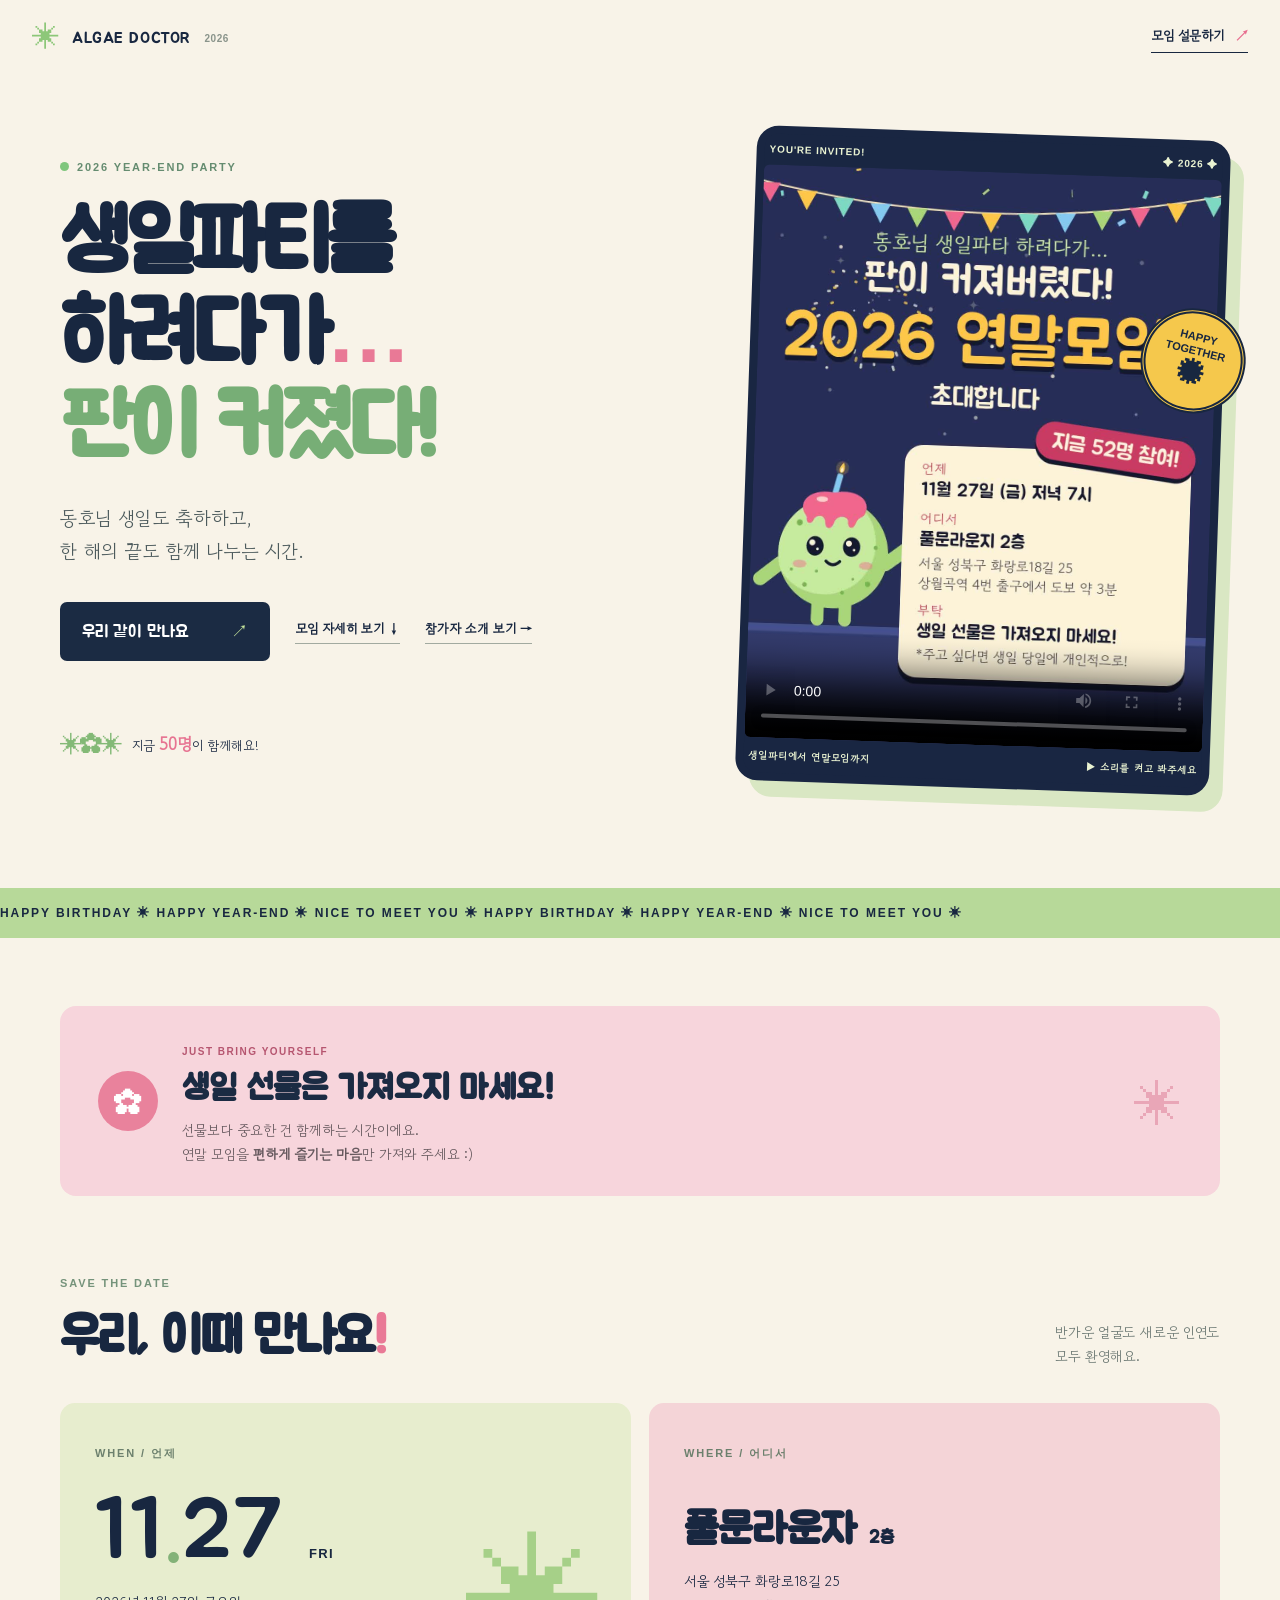
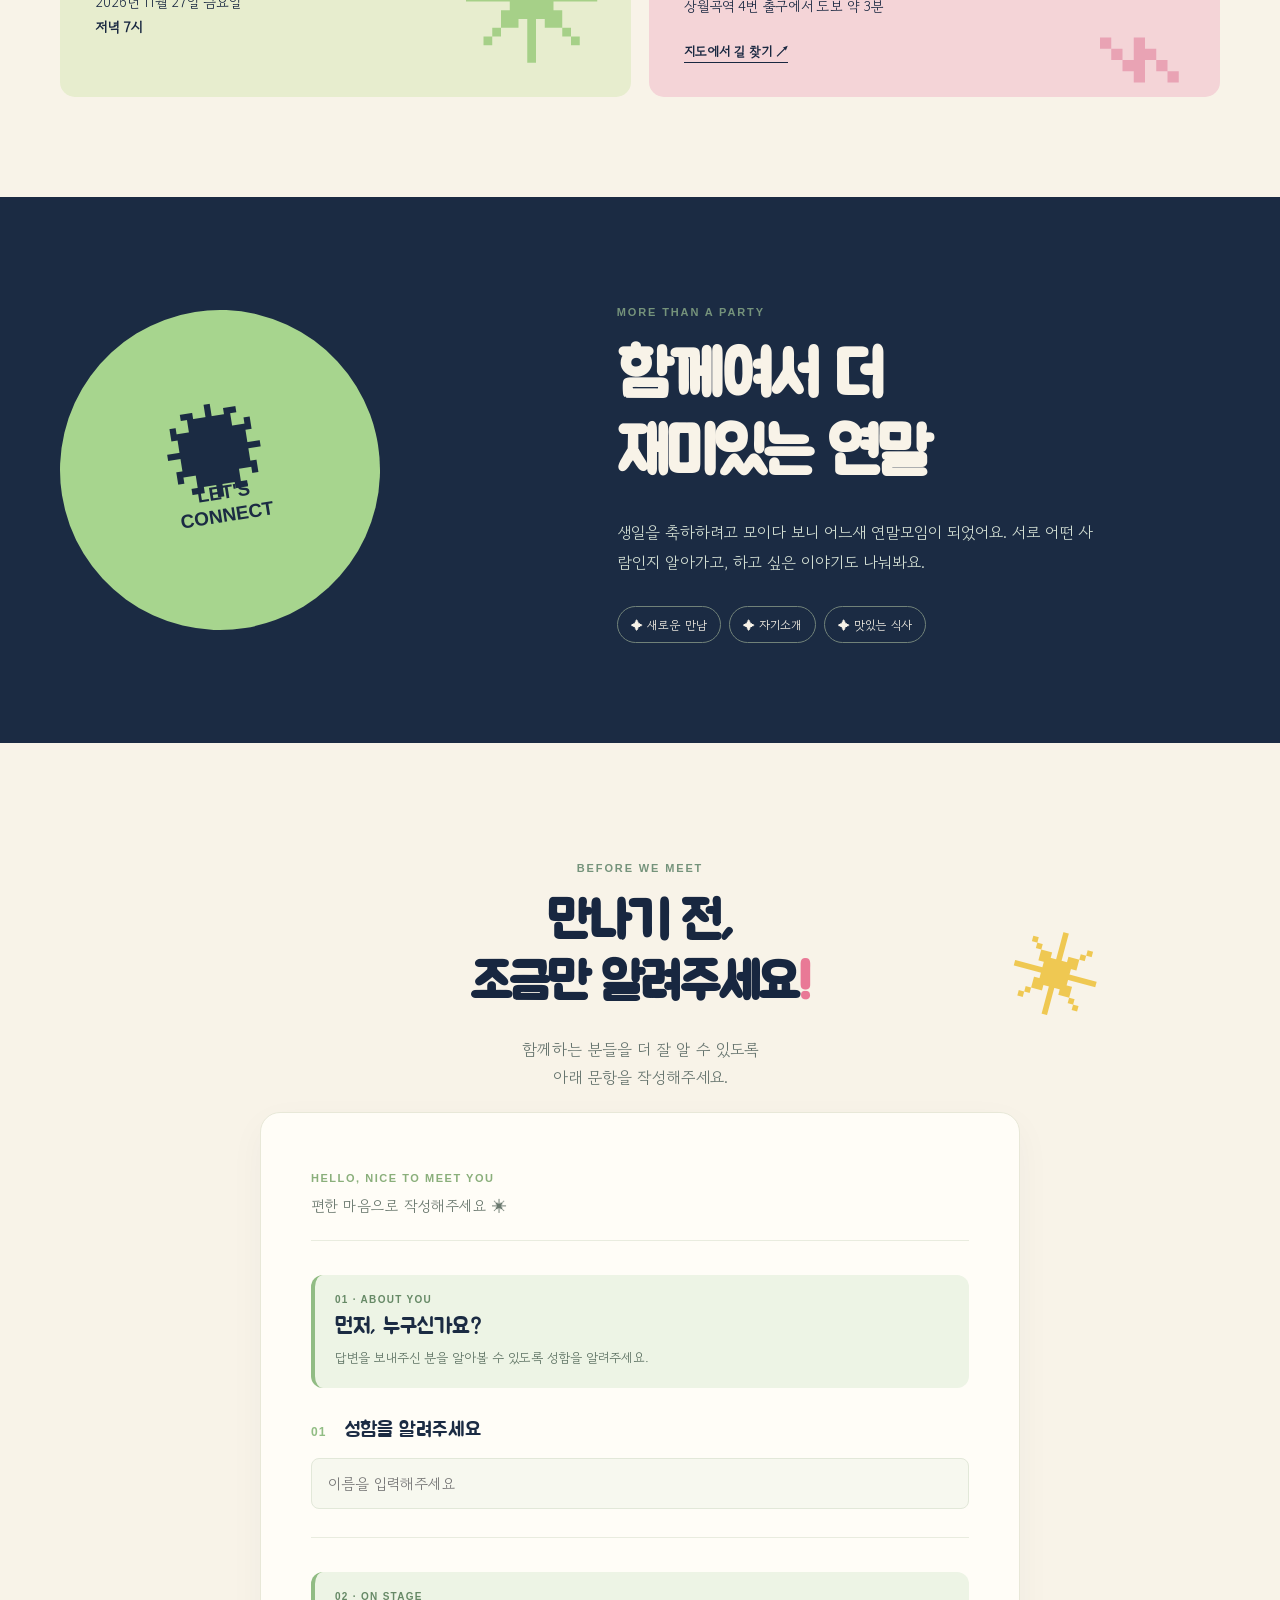
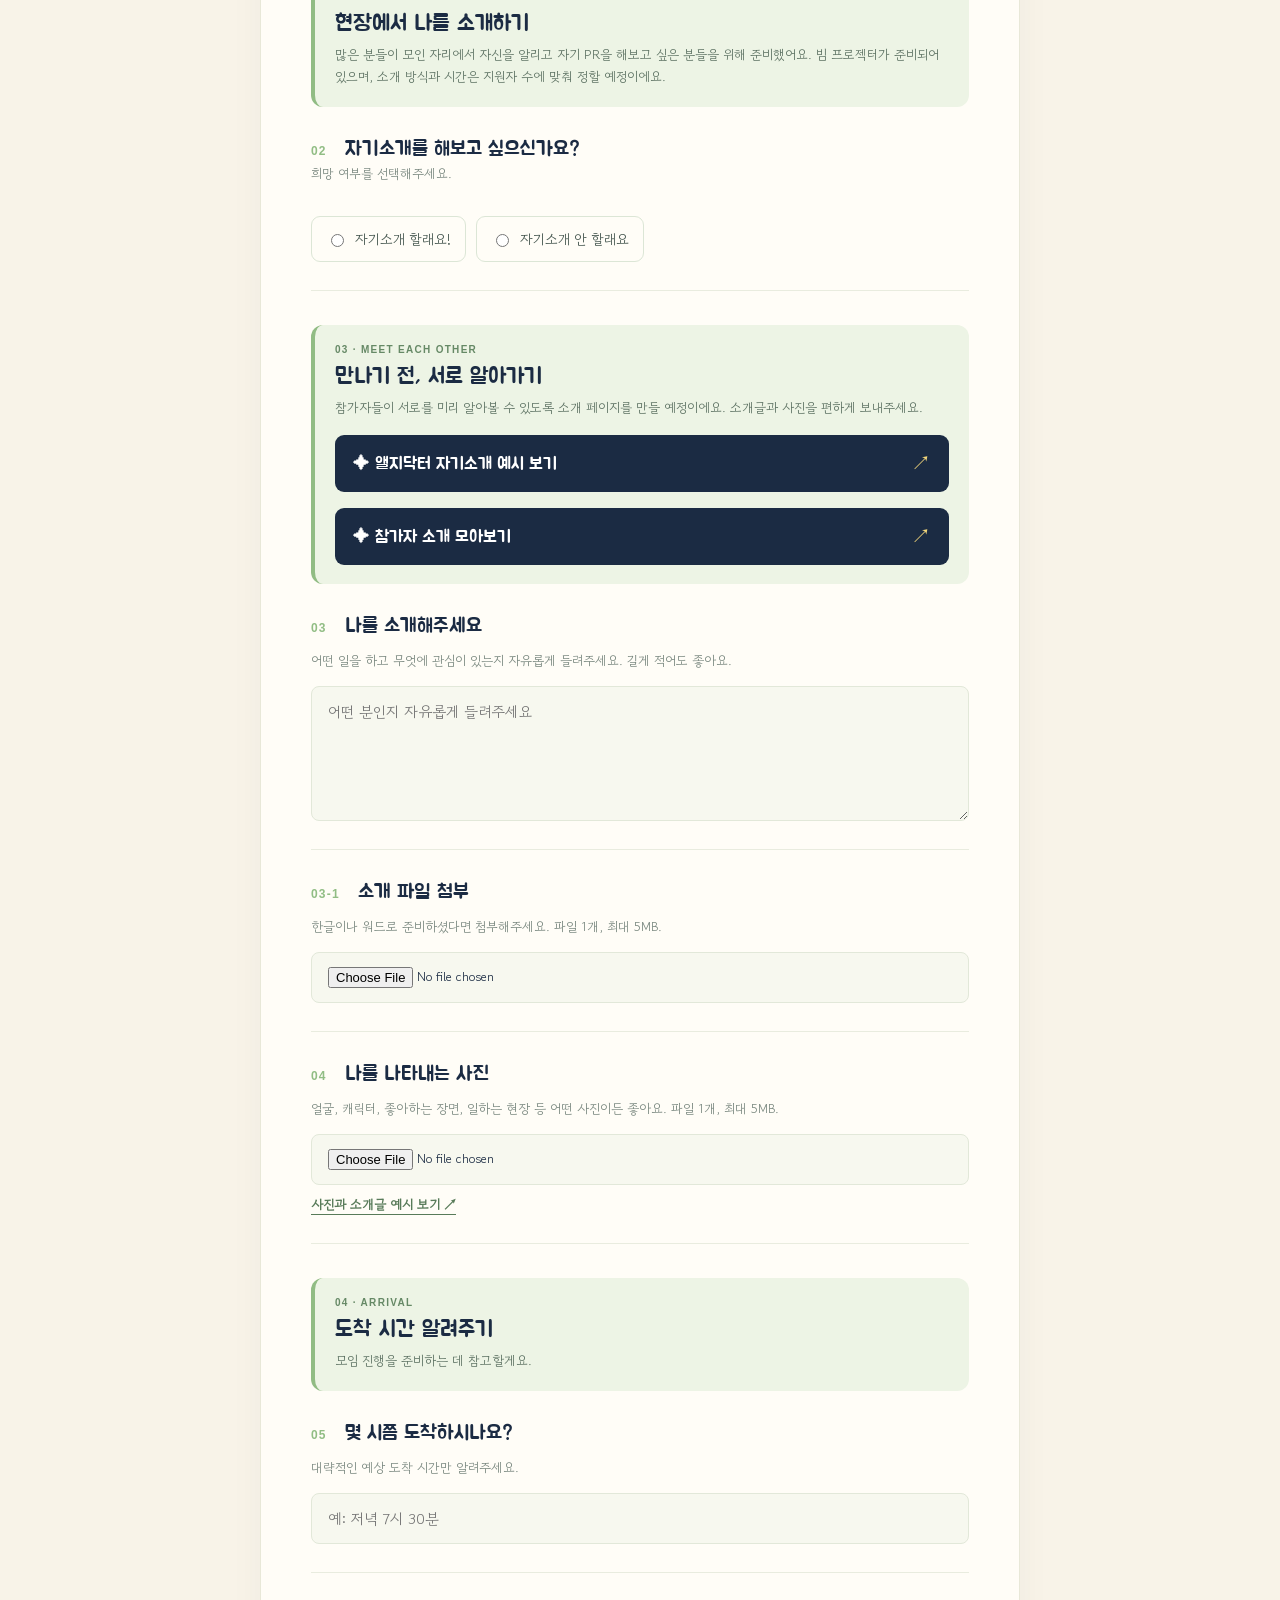
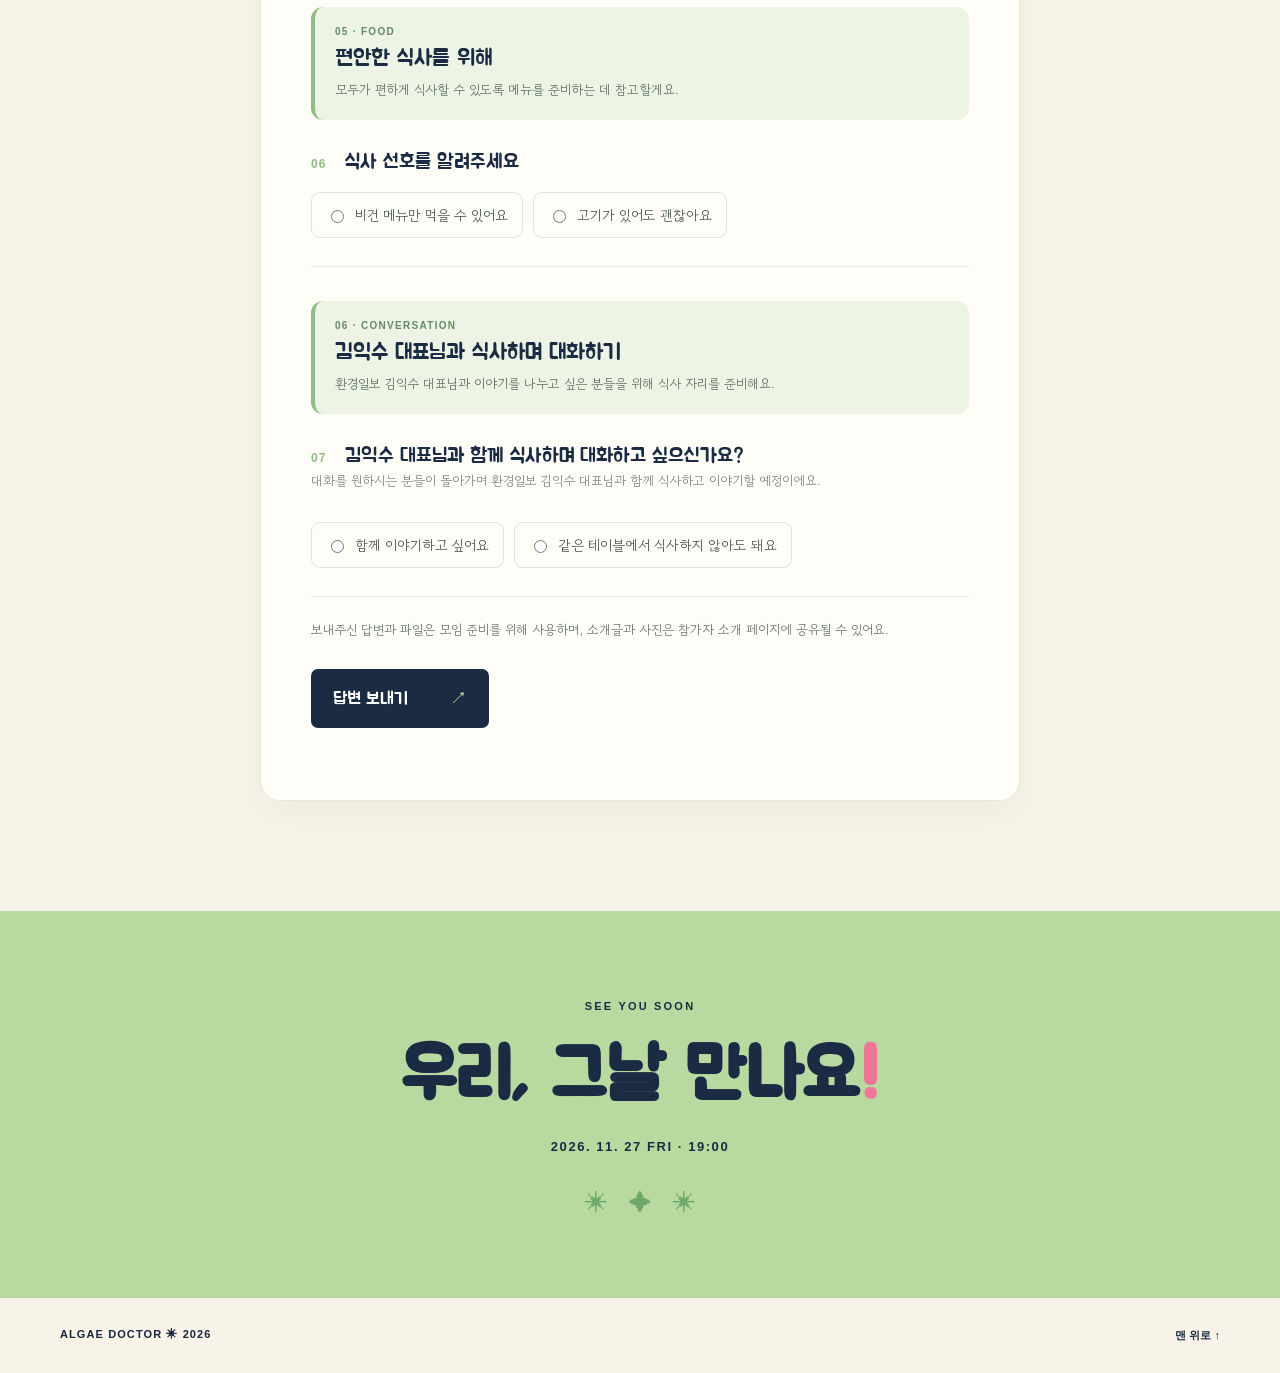
<file: index.html>
<!doctype html>
<html lang="ko">
<head>
  <script>if (location.hash === "#rsvp" && !document.referrer.startsWith(location.origin + location.pathname.replace(/[^/]*$/, ""))) { history.replaceState(null, "", location.pathname + location.search); if ("scrollRestoration" in history) history.scrollRestoration = "manual"; window.scrollTo(0, 0); }</script>
  <meta charset="utf-8">
  <meta name="viewport" content="width=device-width, initial-scale=1">
  <meta name="theme-color" content="#172540">
  <meta name="description" content="동호님 생일파티로 시작해 판이 커진 2026 연말모임에 초대합니다.">
  <title>판이 커져버린 생일파티 | 2026 연말모임</title>
  <link rel="preconnect" href="https://fonts.googleapis.com">
  <link rel="preconnect" href="https://fonts.gstatic.com" crossorigin>
  <link href="https://fonts.googleapis.com/css2?family=Gowun+Dodum&family=Jua&display=swap" rel="stylesheet">
  <link rel="stylesheet" href="style.css">
  <style>
.draft-note{max-width:760px;margin:36px auto 0;padding:18px 22px;text-align:left;line-height:1.7;background:#fff0d4;border-radius:12px;font-size:14px}.draft-note a{text-underline-offset:3px;font-weight:bold}.survey{max-width:760px;margin:20px auto 0;text-align:left;background:#fffdf7;border:1px solid #e8e8d8;border-radius:20px;padding:clamp(22px,5vw,50px);box-shadow:0 12px 36px #1827400a}.survey-intro{border-bottom:1px solid #e9ecdf;padding-bottom:24px}.survey-intro span{font:800 11px sans-serif;letter-spacing:.14em;color:#8aaf7b}.survey-intro p{font-size:15px;margin-top:8px;color:#69776d}.survey-item{display:block;border:0;border-bottom:1px solid #e9ecdf;margin:0;padding:28px 0;width:100%;min-width:0}.survey-item legend,.survey-item>label{font-family:'Jua','Malgun Gothic',sans-serif;color:#1b2b43;font-size:20px;line-height:1.4}.survey-item legend{padding:0;float:left;width:100%}.survey-item legend+*{clear:both}.survey-num{display:inline-block;margin-right:12px;color:#91bd84;font:800 12px sans-serif;letter-spacing:.1em}.survey-item p{font-size:13px;color:#78867e;line-height:1.7;margin:10px 0 14px}.survey-item input:not([type=radio]),.survey-item textarea{display:block;width:100%;padding:14px 16px;margin-top:14px;background:#f7f8ef;border:1px solid #e2e8d9;border-radius:8px;font:15px 'Gowun Dodum',sans-serif;color:#1b2b43}.survey-item input[type=file]{font-size:13px}.survey-item input:focus-visible,.survey-item textarea:focus-visible{outline:2px solid #83b976;outline-offset:2px}.choices{display:flex;flex-wrap:wrap;gap:10px;padding-top:16px;clear:both}.choices label{display:flex;align-items:center;gap:8px;border:1px solid #dce6d6;border-radius:9px;padding:12px 14px;color:#43544d;font-size:14px;cursor:pointer}.choices input{accent-color:#76af74}.submit-draft{margin-top:30px;border:0;opacity:.5;cursor:not-allowed}.survey-item textarea{resize:vertical}@media(max-width:720px){.survey{padding:25px 20px}.survey-item legend,.survey-item>label{font-size:18px}.choices{flex-direction:column}.choices label{width:100%}}
.survey-privacy,.survey-status{font-size:13px;line-height:1.7;color:#65766c;margin-top:22px}.survey-status{font-weight:bold;color:#315e43}.hp{position:absolute;left:-10000px;width:1px;height:1px;overflow:hidden}
.survey-submit{border:0;margin-top:28px;cursor:pointer}.survey-submit:disabled{opacity:.55;cursor:wait}


.gift-note{width:min(1160px,calc(100% - 64px));margin:68px auto -28px;padding:30px 38px;border-radius:16px;background:#f7d5dc;display:flex;align-items:center;gap:24px;color:#1b2b43;position:relative;overflow:hidden}
.gift-icon{flex:none;display:grid;place-items:center;width:60px;height:60px;border-radius:50%;background:#e9829c;color:white;font-size:29px}
.gift-note .gift-eyebrow{font:800 10px sans-serif;letter-spacing:.15em;color:#b65670}.gift-note h2{font-size:clamp(24px,3vw,34px);margin:8px 0}.gift-note p{font-size:14px;line-height:1.7;color:#66595e}.gift-note .gift-star{margin-left:auto;font-size:48px;color:#e9a6b7}.example-link{display:inline-flex;gap:12px;align-items:center;margin-top:16px;padding:11px 15px;border:1px solid #93b48c;border-radius:8px;font-weight:bold;font-size:13px;color:#466c50;text-decoration:none}.example-link:hover{background:#edf4e3}.photo-example-link{display:inline-block;margin-top:10px;color:#587b59;font-size:13px;font-weight:bold;text-underline-offset:4px}
@media(max-width:720px){.gift-note{width:calc(100% - 36px);margin:46px auto -28px;padding:22px;align-items:flex-start;gap:15px}.gift-icon{width:44px;height:44px;font-size:21px}.gift-note h2{font-size:23px}.gift-note p{font-size:13px}.gift-note .gift-star{display:none}}

.survey-group{margin:34px 0 0;padding:19px 20px;border-radius:12px;background:#edf4e5;border-left:4px solid #91bc84}.survey-group small{display:block;color:#668966;font:800 10px sans-serif;letter-spacing:.13em;margin-bottom:7px}.survey-group h3{font:22px 'Jua',sans-serif;color:#1b2b43;margin:0 0 7px}.survey-group p{font-size:13px;line-height:1.7;color:#5b7061;margin:0}.survey-item+.survey-group{margin-top:34px}@media(max-width:720px){.survey-group{padding:17px}.survey-group h3{font-size:20px}}
.profile-sample-button{display:flex;justify-content:space-between;align-items:center;margin-top:16px;padding:15px 18px;background:#1b2b43;color:#fff;border-radius:9px;font-family:Jua,sans-serif;font-size:17px;text-decoration:none}.profile-sample-button:hover{background:#355a46}.profile-sample-button span{color:#f5d87b;font-size:20px}
.hero-actions{flex-wrap:wrap;row-gap:14px}</style>
</head>
<body>
  <header class="topbar"><a class="logo" href="#top"><span class="logo-dot">✳</span> ALGAE DOCTOR <small>2026</small></a><a class="top-link" href="#rsvp">모임 설문하기 <span>↗</span></a></header>
  <main id="top">
    <section class="hero shell">
      <div class="hero-copy"><div class="eyebrow"><span></span> 2026 YEAR-END PARTY</div><h1>생일파티를<br>하려다가<span class="pink">…</span><br><em>판이 커졌다!</em></h1><p class="lead">동호님 생일도 축하하고,<br>한 해의 끝도 함께 나누는 시간.</p><div class="hero-actions"><a class="button primary" href="#rsvp">우리 같이 만나요 <span>↗</span></a><a class="text-link" href="#details">모임 자세히 보기 ↓</a><a class="text-link" href="intros.html">참가자 소개 보기 →</a></div><div class="invite-note"><span class="faces">✳ ✿ ✳</span><span>지금 <strong>50명</strong>이 함께해요!</span></div></div>
      <div class="visual"><div class="visual-top"><span>YOU'RE INVITED!</span><span>✦ 2026 ✦</span></div><video controls playsinline preload="metadata" poster="poster.jpg" aria-label="앨지닥터 연말모임 초대장 애니메이션"><source src="invitation.mp4" type="video/mp4">브라우저가 영상을 지원하지 않습니다.</video><div class="visual-bottom"><span>생일파티에서 연말모임까지</span><span>▶ 소리를 켜고 봐주세요</span></div><div class="stamp">HAPPY<br>TOGETHER <span>✹</span></div></div>
    </section>
    <div class="ticker" aria-hidden="true"><div>HAPPY BIRTHDAY ✳ HAPPY YEAR-END ✳ NICE TO MEET YOU ✳ HAPPY BIRTHDAY ✳ HAPPY YEAR-END ✳ NICE TO MEET YOU ✳</div></div>
    <aside class="gift-note" aria-label="선물 안내"><span class="gift-icon" aria-hidden="true">✿</span><div><span class="gift-eyebrow">JUST BRING YOURSELF</span><h2>생일 선물은 가져오지 마세요!</h2><p>선물보다 중요한 건 함께하는 시간이에요.<br>연말 모임을 <strong>편하게 즐기는 마음</strong>만 가져와 주세요 :)</p></div><span class="gift-star" aria-hidden="true">✳</span></aside>
    <section class="details shell" id="details"><div class="section-heading"><div><span class="section-kicker">SAVE THE DATE</span><h2>우리, 이때 만나요<span class="pink">!</span></h2></div><p>반가운 얼굴도 새로운 인연도<br>모두 환영해요.</p></div><div class="detail-grid"><article class="detail-card date-card"><span class="card-label">WHEN / 언제</span><div class="date-big">11<span>.</span>27 <small>FRI</small></div><p>2026년 11월 27일 금요일<br><strong>저녁 7시</strong></p><span class="card-art">✳</span></article><article class="detail-card place-card"><span class="card-label">WHERE / 어디서</span><h3>풀문라운자 <small>2층</small></h3><p>서울 성북구 화랑로18길 25<br>상월곡역 4번 출구에서 도보 약 3분</p><a href="https://map.naver.com/p/search/%EC%84%9C%EC%9A%B8%20%EC%84%B1%EB%B6%81%EA%B5%AC%20%ED%99%94%EB%9E%91%EB%A1%9C18%EA%B8%B8%2025" target="_blank" rel="noopener noreferrer">지도에서 길 찾기 ↗</a><span class="place-icon">⌁</span></article></div></section>
    <section class="story"><div class="shell story-inner"><div class="story-mark">✹<br><span>LET'S<br>CONNECT</span></div><div><span class="section-kicker">MORE THAN A PARTY</span><h2>함께여서 더<br>재미있는 연말</h2><p>생일을 축하하려고 모이다 보니 어느새 연말모임이 되었어요. 서로 어떤 사람인지 알아가고, 하고 싶은 이야기도 나눠봐요.</p><div class="story-tags"><span>✦ 새로운 만남</span><span>✦ 자기소개</span><span>✦ 맛있는 식사</span></div></div></div></section>
<section id="rsvp" class="rsvp shell"><div class="rsvp-head"><div><span class="section-kicker">BEFORE WE MEET</span><h2>만나기 전,<br>조금만 알려주세요<span class="pink">!</span></h2><p>함께하는 분들을 더 잘 알 수 있도록<br>아래 문항을 작성해주세요.</p></div><div class="rsvp-star">✳</div></div>
<form class="survey" id="survey-form" onsubmit="if(!window.surveyReady){event.preventDefault();var s=this.querySelector('.survey-status');if(s)s.textContent='이 브라우저에서는 답변을 보낼 수 없어요. 크롬이나 사파리에서 이 페이지를 다시 열어주세요. (카카오톡: 오른쪽 위 메뉴 → 다른 브라우저로 열기)';}">
  <div class="survey-intro"><span>HELLO, NICE TO MEET YOU</span><p>편한 마음으로 작성해주세요 ✳</p></div>
  <div class="survey-group"><small>01 · ABOUT YOU</small><h3>먼저, 누구신가요?</h3><p>답변을 보내주신 분을 알아볼 수 있도록 성함을 알려주세요.</p></div>
  <div class="survey-item"><label for="guest-name"><span class="survey-num">01</span> 성함을 알려주세요</label><input id="guest-name" name="name" autocomplete="name" required maxlength="100" placeholder="이름을 입력해주세요"></div>
  <div class="survey-group"><small>02 · ON STAGE</small><h3>현장에서 나를 소개하기</h3><p>많은 분들이 모인 자리에서 자신을 알리고 자기 PR을 해보고 싶은 분들을 위해 준비했어요. 빔 프로젝터가 준비되어 있으며, 소개 방식과 시간은 지원자 수에 맞춰 정할 예정이에요.</p></div>
  <fieldset class="survey-item"><legend><span class="survey-num">02</span> 자기소개를 해보고 싶으신가요?</legend><p>희망 여부를 선택해주세요.</p><div class="choices"><label><input type="radio" name="presentation" value="yes"> 자기소개 할래요!</label><label><input type="radio" name="presentation" value="no"> 자기소개 안 할래요</label></div></fieldset>
  <div class="survey-group"><small>03 · MEET EACH OTHER</small><h3>만나기 전, 서로 알아가기</h3><p>참가자들이 서로를 미리 알아볼 수 있도록 소개 페이지를 만들 예정이에요. 소개글과 사진을 편하게 보내주세요.</p><a class="profile-sample-button" href="intro-example.html">✦ 앨지닥터 자기소개 예시 보기 <span>↗</span></a><a class="profile-sample-button" href="intros.html">✦ 참가자 소개 모아보기 <span>↗</span></a></div>
  <div class="survey-item"><label for="intro"><span class="survey-num">03</span> 나를 소개해주세요</label><p>어떤 일을 하고 무엇에 관심이 있는지 자유롭게 들려주세요. 길게 적어도 좋아요.</p><textarea id="intro" name="intro" rows="5" placeholder="어떤 분인지 자유롭게 들려주세요"></textarea></div>
  <div class="survey-item"><label for="document"><span class="survey-num">03-1</span> 소개 파일 첨부</label><p>한글이나 워드로 준비하셨다면 첨부해주세요. 파일 1개, 최대 5MB.</p><input id="document" name="document" type="file" accept=".hwp,.hwpx,.doc,.docx"></div>
  <div class="survey-item"><label for="photo"><span class="survey-num">04</span> 나를 나타내는 사진</label><p>얼굴, 캐릭터, 좋아하는 장면, 일하는 현장 등 어떤 사진이든 좋아요. 파일 1개, 최대 5MB.</p><input id="photo" name="photo" type="file" accept=".jpg,.jpeg,.png,.webp,.gif,image/jpeg,image/png,image/webp,image/gif"><a class="photo-example-link" href="intro-example.html">사진과 소개글 예시 보기 ↗</a></div>
  <div class="survey-group"><small>04 · ARRIVAL</small><h3>도착 시간 알려주기</h3><p>모임 진행을 준비하는 데 참고할게요.</p></div>
  <div class="survey-item"><label for="arrival"><span class="survey-num">05</span> 몇 시쯤 도착하시나요?</label><p>대략적인 예상 도착 시간만 알려주세요.</p><input id="arrival" name="arrival" placeholder="예: 저녁 7시 30분"></div>
  <div class="survey-group"><small>05 · FOOD</small><h3>편안한 식사를 위해</h3><p>모두가 편하게 식사할 수 있도록 메뉴를 준비하는 데 참고할게요.</p></div>
  <fieldset class="survey-item"><legend><span class="survey-num">06</span> 식사 선호를 알려주세요</legend><div class="choices"><label><input type="radio" name="meal" value="vegan"> 비건 메뉴만 먹을 수 있어요</label><label><input type="radio" name="meal" value="any"> 고기가 있어도 괜찮아요</label></div></fieldset>
  <div class="survey-group"><small>06 · CONVERSATION</small><h3>김익수 대표님과 식사하며 대화하기</h3><p>환경일보 김익수 대표님과 이야기를 나누고 싶은 분들을 위해 식사 자리를 준비해요.</p></div>
  <fieldset class="survey-item"><legend><span class="survey-num">07</span> 김익수 대표님과 함께 식사하며 대화하고 싶으신가요?</legend><p>대화를 원하시는 분들이 돌아가며 환경일보 김익수 대표님과 함께 식사하고 이야기할 예정이에요.</p><div class="choices"><label><input type="radio" name="conversation" value="yes"> 함께 이야기하고 싶어요</label><label><input type="radio" name="conversation" value="no"> 같은 테이블에서 식사하지 않아도 돼요</label></div></fieldset>
  <p class="survey-privacy">보내주신 답변과 파일은 모임 준비를 위해 사용하며, 소개글과 사진은 참가자 소개 페이지에 공유될 수 있어요.</p>
  <input class="hp" type="text" name="hp_check_x" id="hp_check_x" tabindex="-1" autocomplete="off" data-lpignore="true" data-1p-ignore aria-hidden="true">
  <button class="button primary survey-submit" type="submit">답변 보내기 <span>↗</span></button><p class="survey-status" role="status" aria-live="polite"></p>
</form></section>

    <section class="last"><span>SEE YOU SOON</span><h2>우리, 그날 만나요<span>!</span></h2><p>2026. 11. 27 FRI · 19:00</p><div>✳ &nbsp; ✦ &nbsp; ✳</div></section>
  </main><footer><span>ALGAE DOCTOR ✳ 2026</span><a href="#top">맨 위로 ↑</a></footer>
<script>
/* The live endpoint is filled in only after the owner authorizes the app. */
const SURVEY_ENDPOINT = 'https://script.google.com/macros/s/AKfycbyxe6yL-OraJWx9wIoxw73s2X1NmEUCJbNVIx7l1rkoIXgfqvYIwPMCseM7DfuCNoK4/exec';
const form = document.querySelector('#survey-form');
const button = form.querySelector('[type="submit"]');
const statusText = form.querySelector('.survey-status');
const answerOptions = {
  presentation:{yes:'자기소개 할래요!',no:'자기소개 안할래요'},
  meal:{vegan:'비건 메뉴만 먹을 수 있어요.',any:'고기가 있어도 상관 없어요.'},
  conversation:{yes:'김익수 대표님과 식사하며, 이야기를 싶습니다.',no:'꼭 같은 테이블에서 함께 식사하지 않아도 됩니다.'}
};
function makeId() {
  try { if (window.crypto && typeof window.crypto.randomUUID === 'function') return window.crypto.randomUUID(); } catch (e) {}
  var h = ''; for (var i = 0; i < 32; i++) h += Math.floor(Math.random() * 16).toString(16);
  return h.slice(0,8) + '-' + h.slice(8,12) + '-4' + h.slice(13,16) + '-' + h.slice(16,20) + '-' + h.slice(20,32);
}
let requestId = makeId();
function fileData(input) {
  const file = input.files[0];
  if (!file) return Promise.resolve(null);
  if (file.size > 5 * 1024 * 1024) return Promise.reject(new Error('첨부파일은 각각 5MB 이하여야 해요.'));
  return new Promise((resolve,reject) => {
    const reader = new FileReader();
    reader.onerror = () => reject(new Error('파일을 읽지 못했어요. 다시 선택해주세요.'));
    reader.onload = () => resolve({name:file.name, base64:String(reader.result).split(',')[1]});
    reader.readAsDataURL(file);
  });
}
function checkStatus(id) {
  return new Promise(resolve => {
    const callback = 'surveyStatus_' + makeId().replace(/-/g,'_');
    const script = document.createElement('script');
    const timer = setTimeout(() => done(false), 8000);
    function done(value) { clearTimeout(timer); script.remove(); delete window[callback]; resolve(value); }
    window[callback] = data => done(Boolean(data && data.ok));
    script.onerror = () => done(false);
    const url = new URL(SURVEY_ENDPOINT);
    url.searchParams.set('id', id);
    url.searchParams.set('callback', callback);
    script.src = url.href;
    document.head.append(script);
  });
}
const pause = ms => new Promise(resolve => setTimeout(resolve,ms));
form.addEventListener('submit', async event => {
  event.preventDefault();
  if (!SURVEY_ENDPOINT || !form.reportValidity()) return;
  button.disabled = true;
  statusText.textContent = '답변을 보내고 있어요. 창을 닫지 말아주세요.';
  try {
    const values = new FormData(form);
    const [documentFile,photoFile] = await Promise.all([fileData(form.elements.document),fileData(form.elements.photo)]);
    const payload = {
      requestId, name:String(values.get('name')||'').trim(), intro:String(values.get('intro')||'').trim(),
      arrival:String(values.get('arrival')||'').trim(), website:String(values.get('hp_check_x')||''),
      presentation:answerOptions.presentation[values.get('presentation')]||'',
      meal:answerOptions.meal[values.get('meal')]||'',
      conversation:answerOptions.conversation[values.get('conversation')]||'',
      document:documentFile, photo:photoFile
    };
    if (!payload.name) throw new Error('성함을 입력해주세요.');
    const response = await fetch(SURVEY_ENDPOINT, {method:'POST', mode:'no-cors', headers:{'Content-Type':'text/plain;charset=utf-8'}, body:JSON.stringify(payload)});
    let confirmed = false;
    for (let i=0;i<12 && !confirmed;i++) { await pause(3000); confirmed = await checkStatus(requestId); }
    if (!confirmed) throw new Error('저장 여부를 확인하지 못했어요. 잠시 후 한 번 더 보내주세요(중복 접수는 자동으로 막아요). 카카오톡 안에서 열었다면 오른쪽 위 메뉴의 ‘다른 브라우저로 열기’로 크롬이나 사파리에서 다시 시도해주세요.');
    statusText.textContent = '답변이 안전하게 접수됐어요. 모임에서 만나요!';
    form.reset();
    requestId = makeId();
  } catch (error) {
    statusText.textContent = error.message || '전송하지 못했어요. 잠시 후 다시 시도해주세요.';
  } finally { button.disabled = false; }
});

window.surveyReady = true;
</script>
</body></html>
</file>
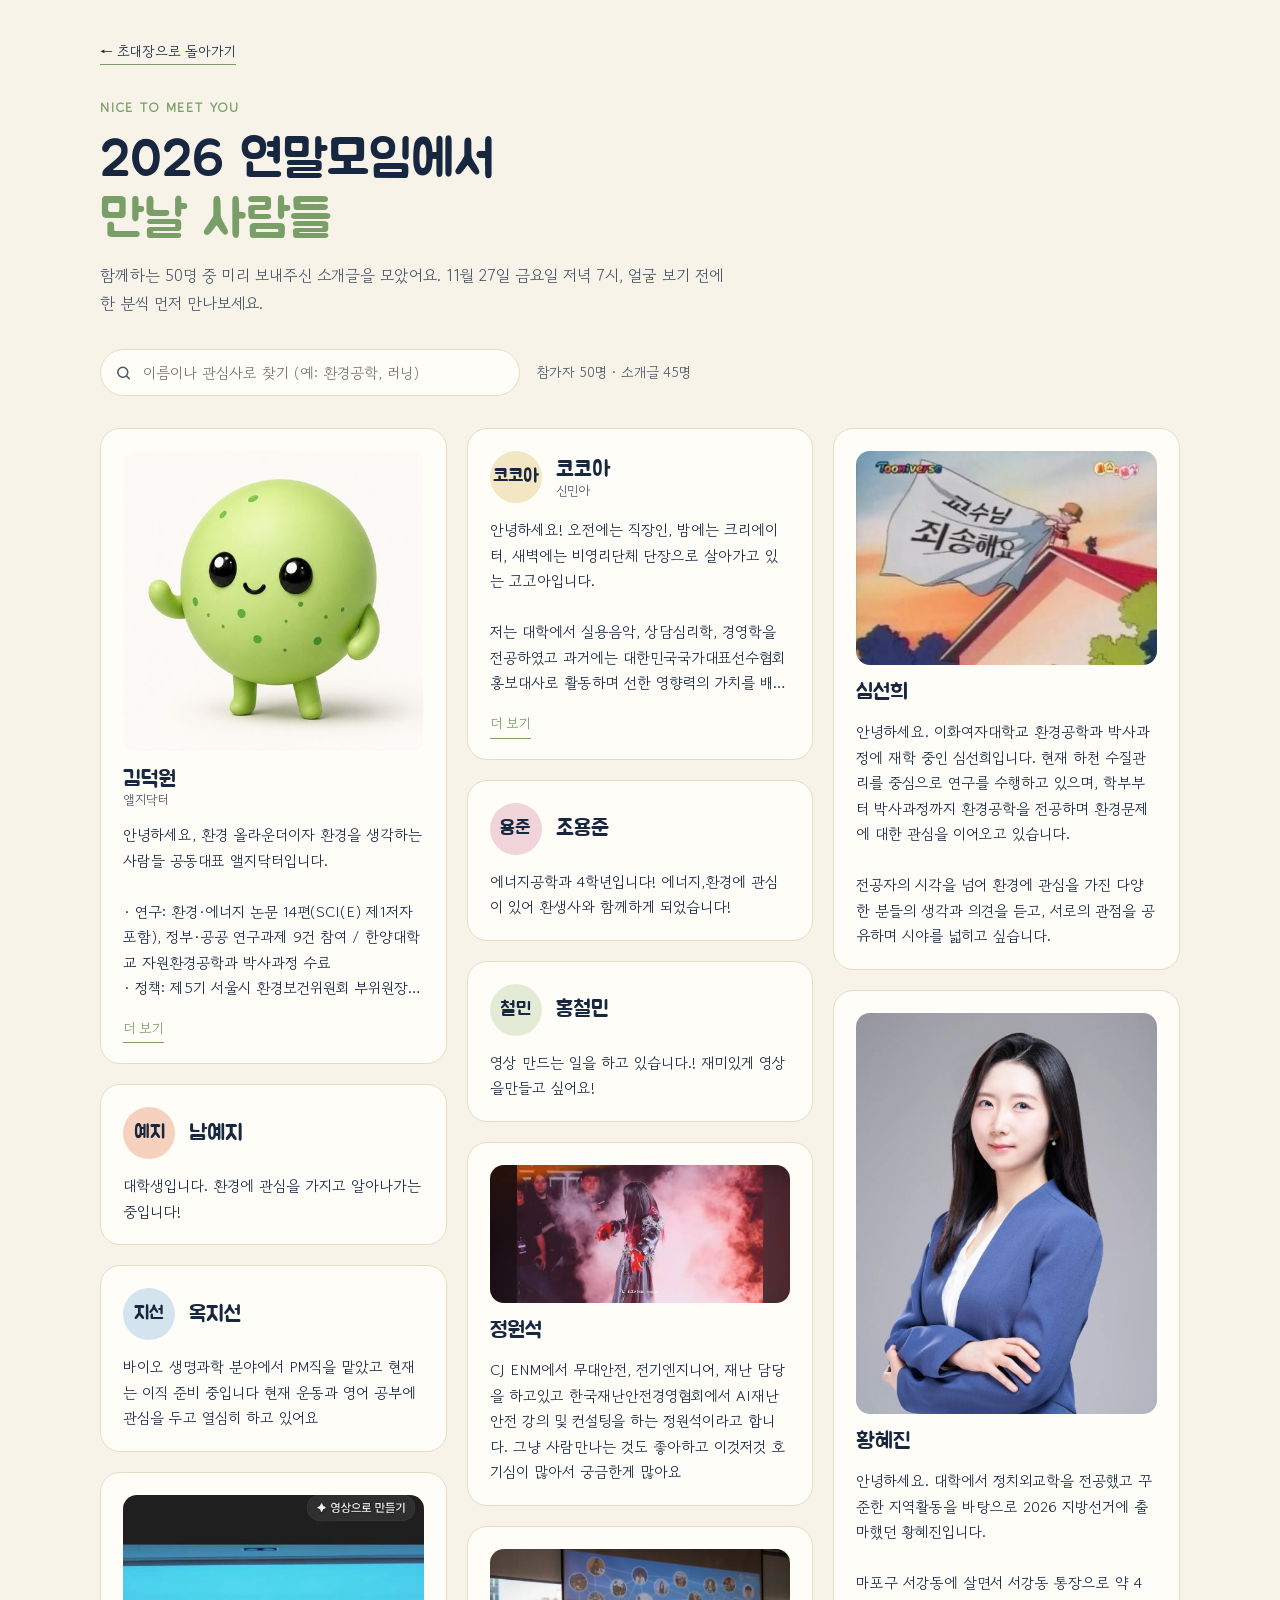
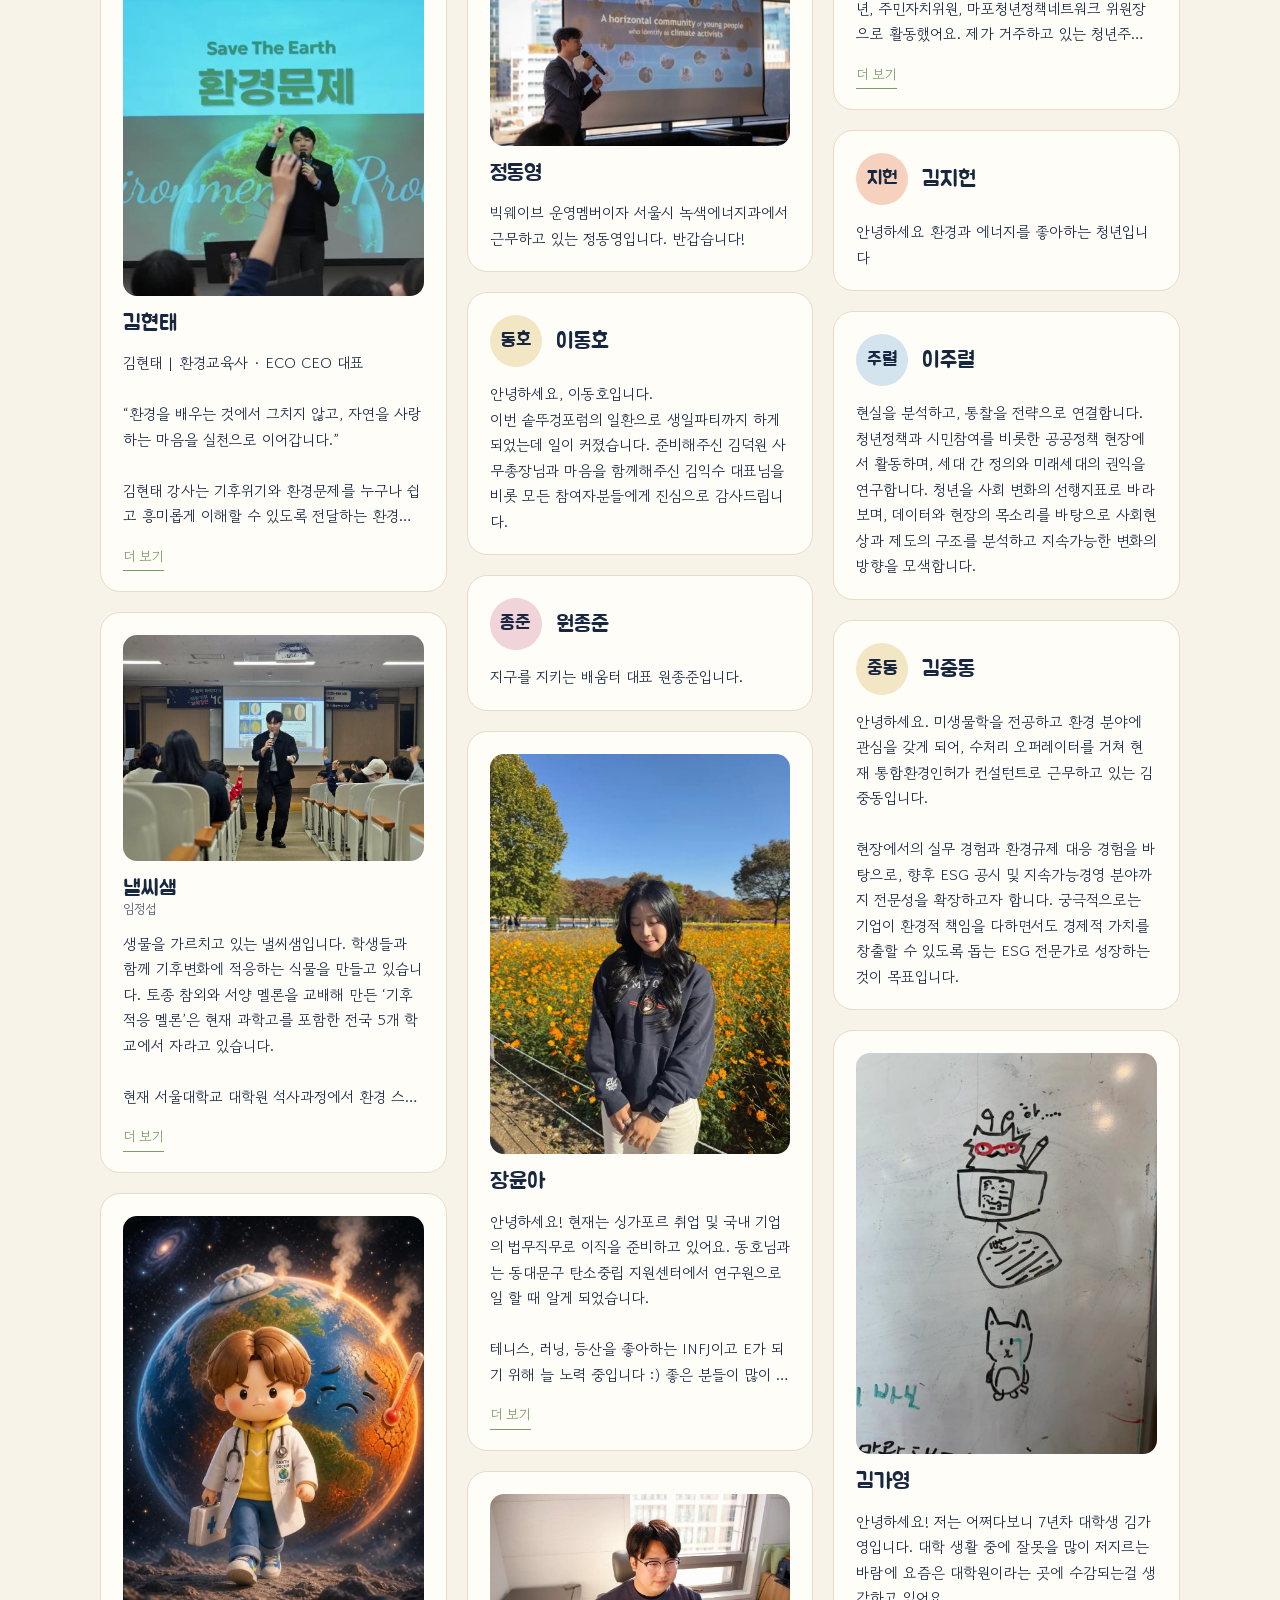
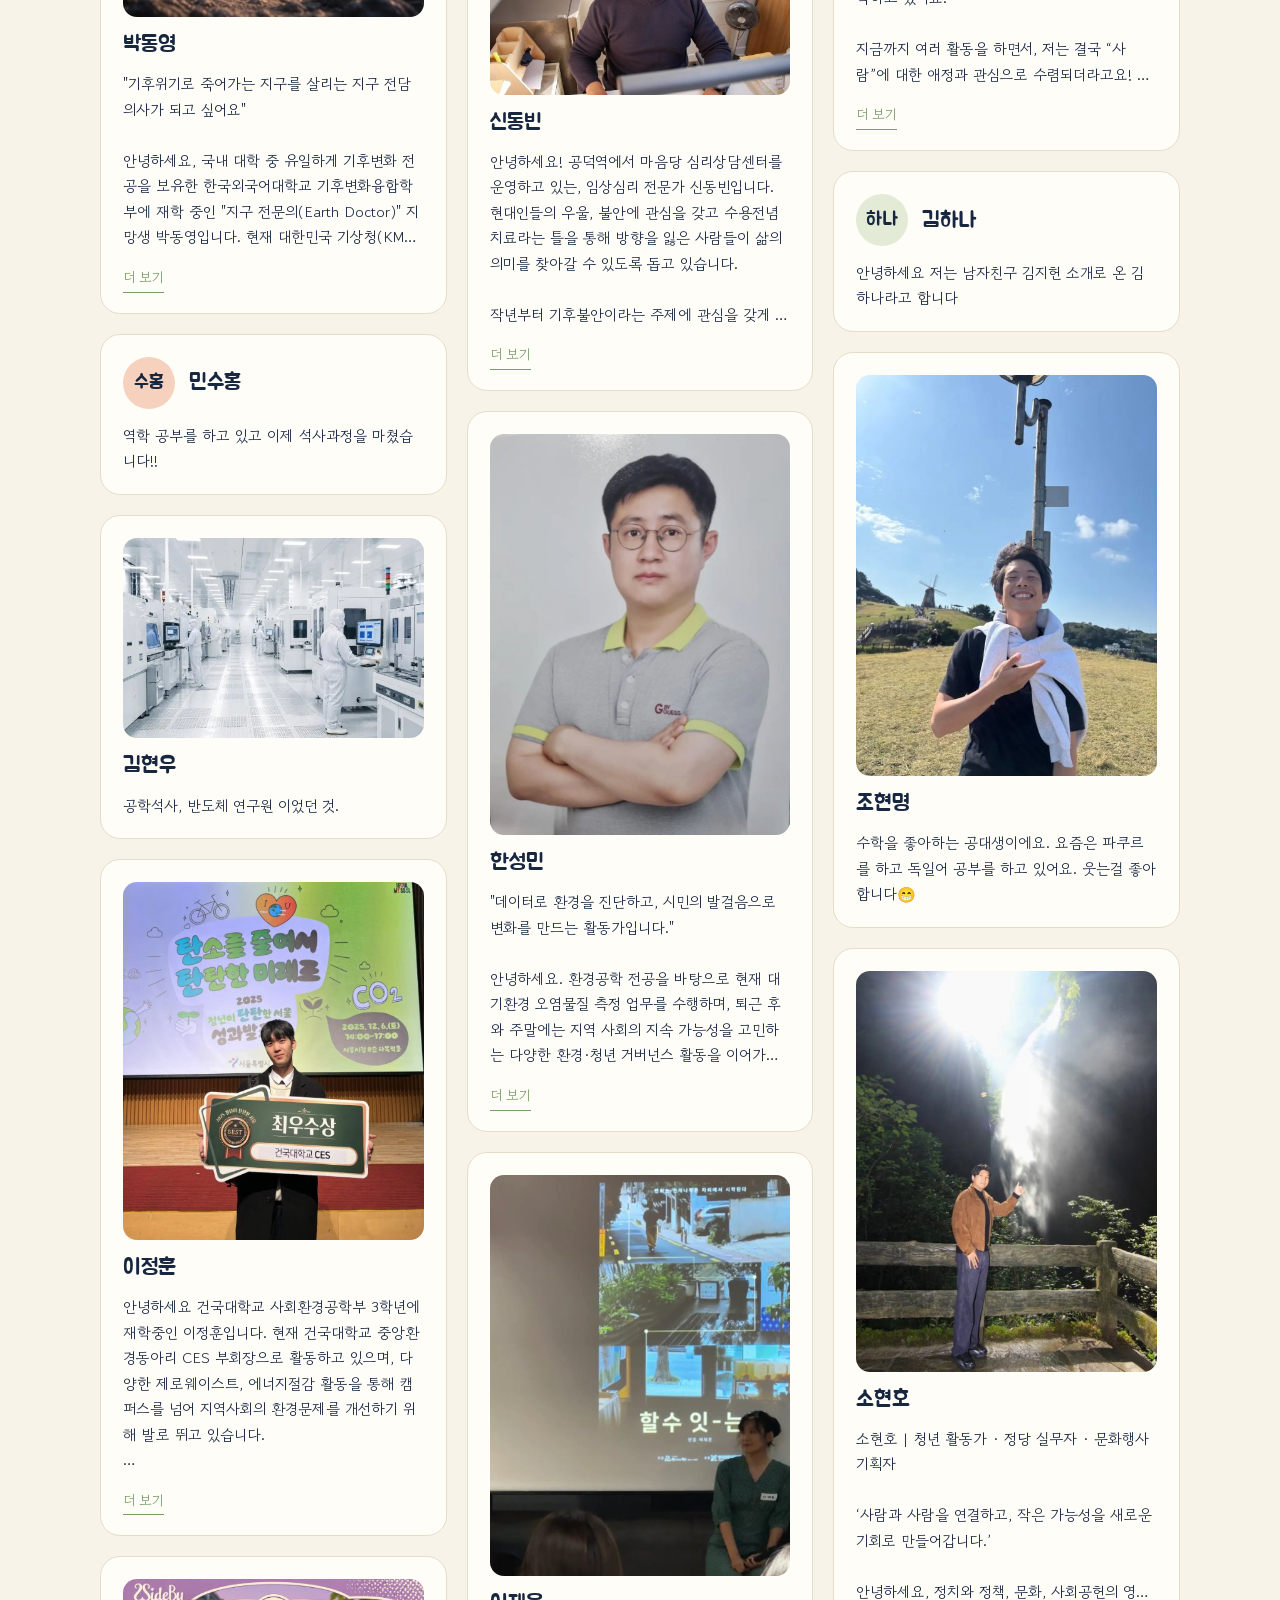
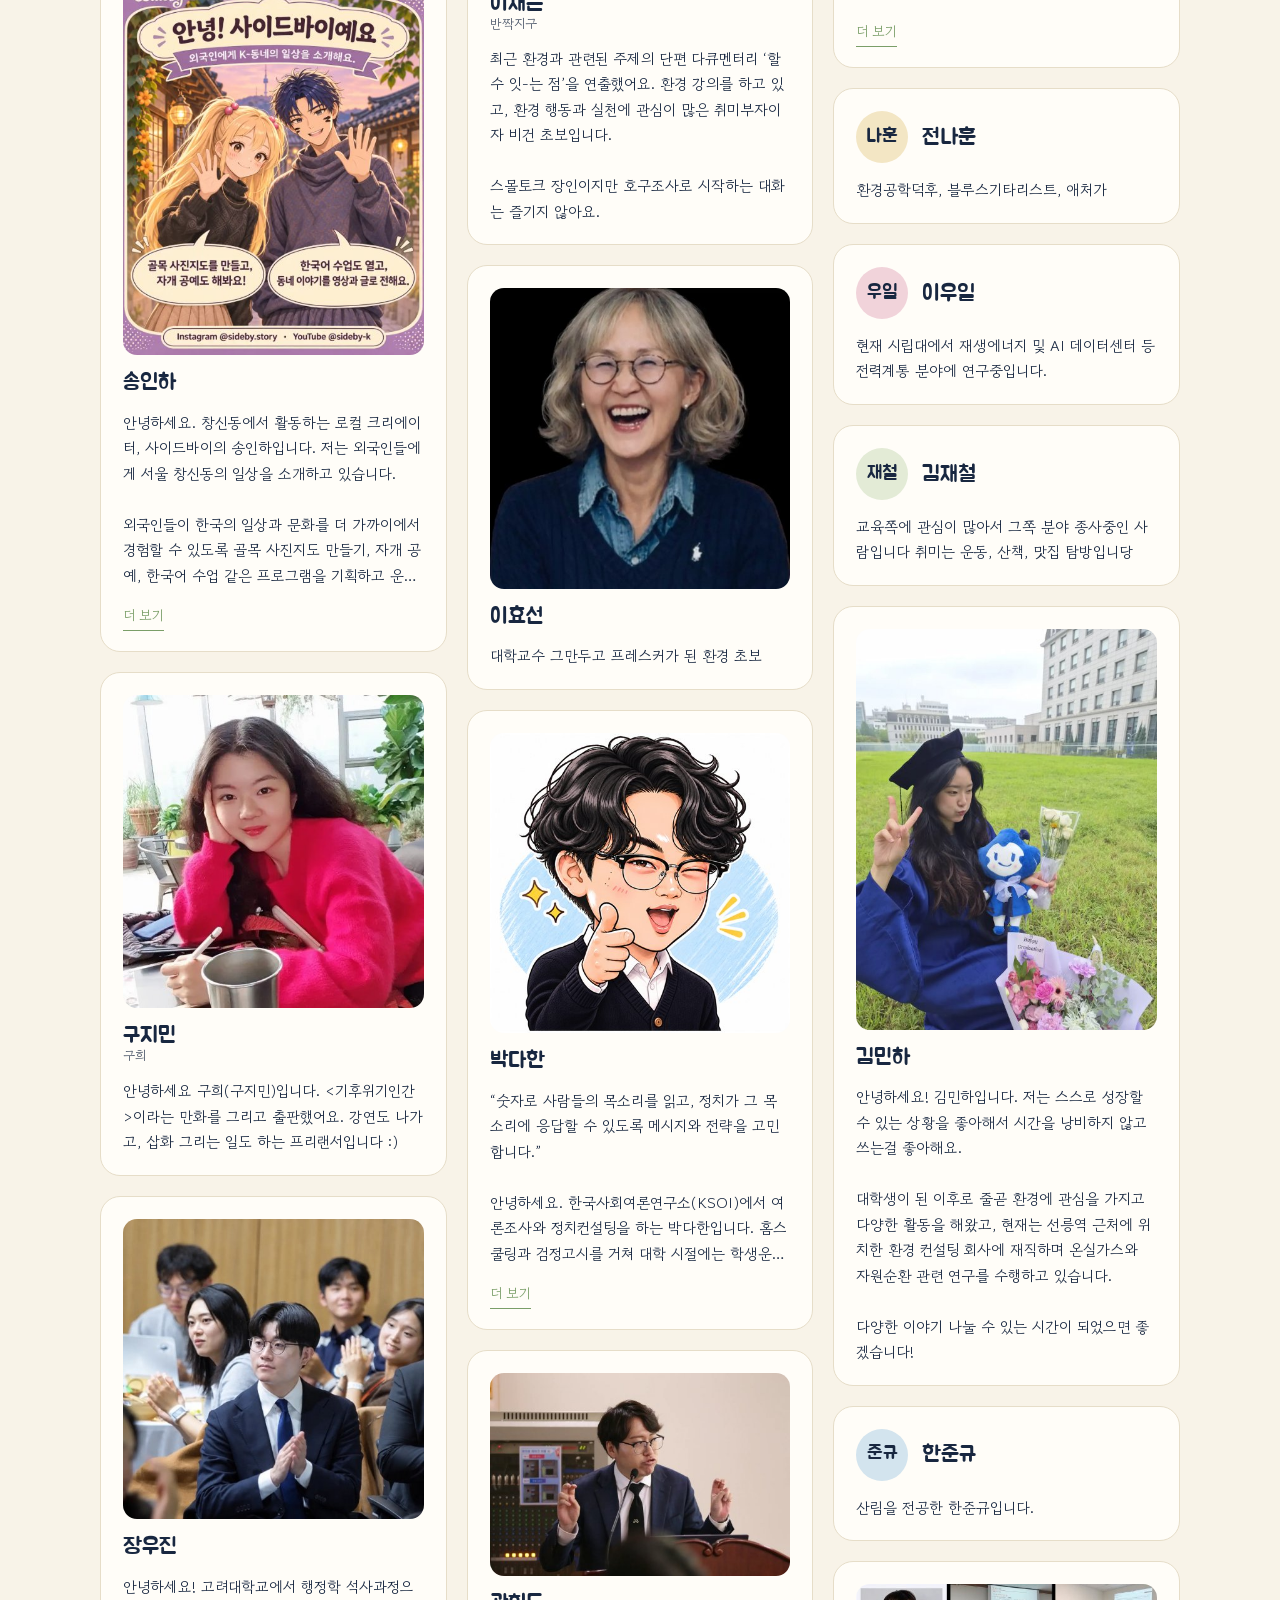
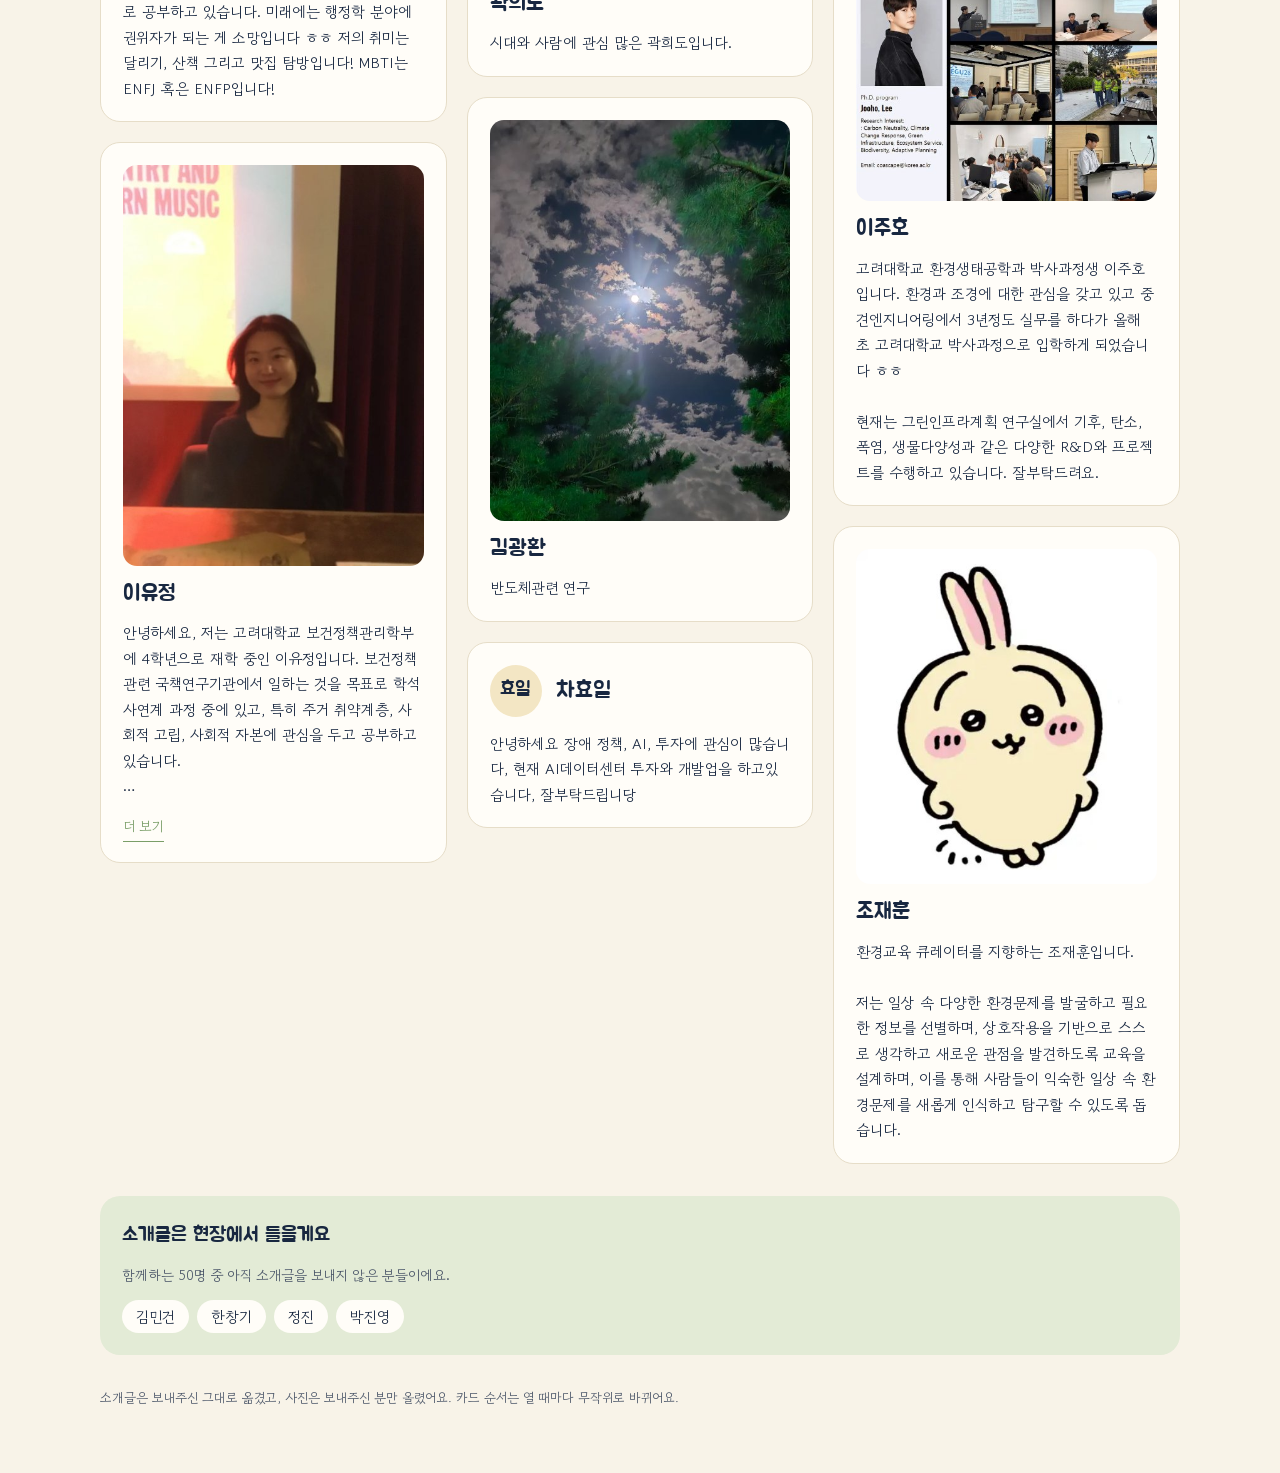
<file: intros.html>
<!doctype html>
<html lang="ko">
<head>
<meta charset="utf-8">
<meta name="viewport" content="width=device-width,initial-scale=1,viewport-fit=cover">
<meta name="robots" content="noindex">
<style>body{margin:0}</style>
<title>2026 연말모임 자기소개</title>
<meta name="claude:viewport-fit-sides" content="cover">
<link rel="preconnect" href="https://fonts.googleapis.com">
<link rel="preconnect" href="https://fonts.gstatic.com" crossorigin>
<link href="https://fonts.googleapis.com/css2?family=Gowun+Dodum&family=Jua&display=swap" rel="stylesheet">
<style>
/* Layout: header + search, then a masonry of name cards (CSS columns) so short and long introductions pack tightly.
   Single light look by choice, matching the invitation site's cream / navy / sage palette. */
:root{
  --paper:#F8F3E8; --card:#FFFDF8; --ink:#182740; --ink-soft:#4A5568; --line:#E6DDC8;
  --sage:#7A9E68; --sage-soft:#E3EBD6; --butter:#F3E6C4; --peach:#F6D2BE; --sky:#D3E4EE; --rose:#F1D3DA;
  --display:"Jua","Gowun Dodum","Apple SD Gothic Neo","Malgun Gothic",sans-serif;
  --body:"Gowun Dodum","Apple SD Gothic Neo","Malgun Gothic",sans-serif;
  color-scheme:light;
}
html{background:var(--paper)}
body{
  background:var(--paper);color:var(--ink);font-family:var(--body);font-size:16px;line-height:1.7;
  padding-block:40px 64px;
  padding-left:max(16px,env(safe-area-inset-left,0px));
  padding-right:max(16px,env(safe-area-inset-right,0px));
}
.wrap{max-width:1080px;margin:0 auto;display:flex;flex-direction:column;gap:32px}
header{display:flex;flex-direction:column;gap:12px;max-width:640px}
.eyebrow{margin:0;font-size:13px;letter-spacing:.14em;color:var(--sage);font-weight:700}
h1{margin:0;font-family:var(--display);font-weight:400;font-size:clamp(34px,6vw,52px);line-height:1.15;text-wrap:balance}
h1 em{font-style:normal;color:var(--sage)}
.lede{margin:0;color:var(--ink-soft);font-size:16px}
.tools{display:flex;flex-wrap:wrap;align-items:center;gap:12px 16px}
.search{position:relative;flex:1 1 280px;max-width:420px}
.search input{
  width:100%;box-sizing:border-box;font:inherit;font-size:15px;color:var(--ink);
  background:var(--card);border:1.5px solid var(--line);border-radius:999px;padding:10px 18px 10px 42px;
}
.search input:focus-visible{outline:none;border-color:var(--sage);box-shadow:0 0 0 3px var(--sage-soft)}
.search svg{position:absolute;left:15px;top:50%;transform:translateY(-50%);width:17px;height:17px;stroke:var(--ink-soft)}
.count{font-size:14px;color:var(--ink-soft);font-variant-numeric:tabular-nums}

.grid{columns:3 300px;column-gap:20px}
.card{
  break-inside:avoid;margin:0 0 20px;background:var(--card);border:1px solid var(--line);border-radius:20px;
  padding:22px 22px 20px;display:flex;flex-direction:column;gap:14px;
}
.who{display:flex;align-items:center;gap:14px}
.photo{display:block;width:100%;max-width:100%;height:auto;border-radius:14px;background:var(--sage-soft)}
.avatar{
  flex:none;width:52px;height:52px;border-radius:50%;display:grid;place-items:center;
  font-family:var(--display);font-size:19px;color:var(--ink);
}
.name{margin:0;font-family:var(--display);font-weight:400;font-size:22px;line-height:1.2}
.alias{display:block;font-family:var(--body);font-size:13px;color:var(--ink-soft)}
.intro{margin:0;font-size:15px;white-space:pre-line;overflow-wrap:anywhere}
.card.long:not(.open) .intro{display:-webkit-box;-webkit-line-clamp:7;-webkit-box-orient:vertical;overflow:hidden}
.searching .card.long .intro{display:block;-webkit-line-clamp:unset;overflow:visible}
.searching .more{display:none}
.more{
  align-self:flex-start;font:inherit;font-size:14px;color:var(--sage);background:none;border:0;padding:2px 0;cursor:pointer;
  border-bottom:1.5px solid currentColor;
}
.more:focus-visible{outline:2px solid var(--sage);outline-offset:3px;border-radius:2px}
.intro a{color:var(--ink);text-decoration-color:var(--sage);text-underline-offset:3px}
mark{background:var(--butter);color:inherit;border-radius:3px;padding:0 1px}
.empty{margin:0;padding:28px;border:1.5px dashed var(--line);border-radius:20px;text-align:center;color:var(--ink-soft)}

.waiting{display:flex;flex-direction:column;gap:12px;padding:22px;background:var(--sage-soft);border-radius:20px}
.waiting h2{margin:0;font-family:var(--display);font-weight:400;font-size:20px}
.waiting p{margin:0;font-size:14px;color:var(--ink-soft)}
.chips{display:flex;flex-wrap:wrap;gap:8px;list-style:none;margin:0;padding:0}
.chips li{background:var(--card);border-radius:999px;padding:4px 14px;font-size:15px}
footer{font-size:13px;color:var(--ink-soft)}
@media (max-width:480px){ .card{padding:18px} .name{font-size:20px} }
</style>
</head>
<body>

<div class="wrap">
  <a href="./" style="align-self:flex-start;font-size:14px;color:#182740;text-decoration:none;border-bottom:1.5px solid #7A9E68">← 초대장으로 돌아가기</a>
  <header>
    <p class="eyebrow">NICE TO MEET YOU</p>
    <h1>2026 연말모임에서<br><em>만날 사람들</em></h1>
    <p class="lede">함께하는 50명 중 미리 보내주신 소개글을 모았어요. 11월 27일 금요일 저녁 7시, 얼굴 보기 전에 한 분씩 먼저 만나보세요.</p>
  </header>

  <div class="tools">
    <label class="search" for="q">
      <svg viewBox="0 0 24 24" fill="none" stroke-width="2.2" stroke-linecap="round" aria-hidden="true"><circle cx="11" cy="11" r="7"/><path d="M20 20l-3.5-3.5"/></svg>
      <input id="q" type="search" placeholder="이름이나 관심사로 찾기 (예: 환경공학, 러닝)" autocomplete="off">
    </label>
    <span class="count" id="count" aria-live="polite"></span>
  </div>

  <section class="grid" id="grid" aria-label="참가자 소개"></section>
  <p class="empty" id="empty" hidden>찾는 소개글이 없어요. 다른 단어로 찾아보세요.</p>

  <section class="waiting" aria-labelledby="waiting-h">
    <h2 id="waiting-h">소개글은 현장에서 들을게요</h2>
    <p id="waiting-note">함께하는 50명 중 아직 소개글을 보내지 않은 분들이에요.</p>
    <ul class="chips" id="waiting"></ul>
  </section>

  <footer>소개글은 보내주신 그대로 옮겼고, 사진은 보내주신 분만 올렸어요. 카드 순서는 열 때마다 무작위로 바뀌어요.</footer>
</div>

<script>
(() => {
const PEOPLE = [
  { name: '김덕원', alias: '앨지닥터', intro: '안녕하세요, 환경 올라운더이자 환경을 생각하는 사람들 공동대표 앨지닥터입니다.\n\n· 연구: 환경·에너지 논문 14편(SCI(E) 제1저자 포함), 정부·공공 연구과제 9건 참여 / 한양대학교 자원환경공학과 박사과정 수료\n· 정책: 제5기 서울시 환경보건위원회 부위원장, 서울청년정책네트워크 기후·환경 분과위원, 서울시 시민참여예산위원\n· 교육·소통: 기후프레스크 워크숍 25회, 강연 11회 진행 / 한국과학창의재단 과학 커뮤니케이터\n\n미세조류가 이산화탄소를 흡수해 자원이 되는 과정을 연구하다가, 관심이 정책과 교육, 시민의 실천으로 넓어졌어요. 요즘은 1주일에 한 번 기후환경 온라인 무료 교육을 하고 있어요. 이번 모임에서 각자의 관심과 이야기를 편하게 나눌 수 있으면 좋겠어요. 반갑습니다!' },
  { name: '전나훈', intro: '환경공학덕후, 블루스기타리스트, 애처가' },
  { name: '김중동', intro: '안녕하세요. 미생물학을 전공하고 환경 분야에 관심을 갖게 되어, 수처리 오퍼레이터를 거쳐 현재 통합환경인허가 컨설턴트로 근무하고 있는 김중동입니다.\n\n현장에서의 실무 경험과 환경규제 대응 경험을 바탕으로, 향후 ESG 공시 및 지속가능경영 분야까지 전문성을 확장하고자 합니다. 궁극적으로는 기업이 환경적 책임을 다하면서도 경제적 가치를 창출할 수 있도록 돕는 ESG 전문가로 성장하는 것이 목표입니다.' },
  { name: '홍철민', intro: '영상 만드는 일을 하고 있습니다.! 재미있게 영상을만들고 싶어요!' },
  { name: '조현명', intro: '수학을 좋아하는 공대생이에요. 요즘은 파쿠르를 하고 독일어 공부를 하고 있어요. 웃는걸 좋아합니다😁' },
  { name: '조재훈', intro: '환경교육 큐레이터를 지향하는 조재훈입니다.\n\n저는 일상 속 다양한 환경문제를 발굴하고 필요한 정보를 선별하며, 상호작용을 기반으로 스스로 생각하고 새로운 관점을 발견하도록 교육을 설계하며, 이를 통해 사람들이 익숙한 일상 속 환경문제를 새롭게 인식하고 탐구할 수 있도록 돕습니다.' },
  { name: '심선희', intro: '안녕하세요. 이화여자대학교 환경공학과 박사과정에 재학 중인 심선희입니다. 현재 하천 수질관리를 중심으로 연구를 수행하고 있으며, 학부부터 박사과정까지 환경공학을 전공하며 환경문제에 대한 관심을 이어오고 있습니다.\n\n전공자의 시각을 넘어 환경에 관심을 가진 다양한 분들의 생각과 의견을 듣고, 서로의 관점을 공유하며 시야를 넓히고 싶습니다.' },
  { name: '한성민', intro: '"데이터로 환경을 진단하고, 시민의 발걸음으로 변화를 만드는 활동가입니다."\n\n안녕하세요. 환경공학 전공을 바탕으로 현재 대기환경 오염물질 측정 업무를 수행하며, 퇴근 후와 주말에는 지역 사회의 지속 가능성을 고민하는 다양한 환경·청년 거버넌스 활동을 이어가고 있는 [한성민]입니다.\n\n평소 산업 현장의 배출시설과 대기 데이터를 직접 측정하며 환경 기준이 현장에서 어떻게 작동하는지 몸소 체감하고 있습니다. 수치로 현장을 진단하는 본업만큼이나, 시민들과 함께 현장에서 부딪히며 변화를 만드는 일에도 큰 보람을 느낍니다.\n\n그동안 인천 지역을 기반으로 청년정책네트워크 기후환경분과 활동, 야구장 일회용품 줄이기 모니터링 캠페인, 줍깅(플로깅) 및 환경 소모임 운영 등 일상 속 자원순환과 탄소중립을 실천하는 자리에 꾸준히 함께해 왔습니다.\n\n저는 복잡한 환경 공학 데이터나 정책 의제를 시민들이 이해하기 쉬운 언어와 콘텐츠로 풀어내는 일에 강점이 있습니다. 앞으로 우리 단체에서도 현장의 실무적 시각과 캠페인·콘텐츠 기획 경험을 보태어, 더 많은 시민이 환경 보호를 즐거운 일상으로 받아들일 수 있도록 힘을 보태겠습니다. 함께 의미 있는 발자국을 만들어가고 싶습니다!' },
  { name: '코코아', alias: '신민아', avatar: '코코아', intro: '안녕하세요! 오전에는 직장인, 밤에는 크리에이터, 새벽에는 비영리단체 단장으로 살아가고 있는 코코아입니다.\n\n저는 대학에서 실용음악, 상담심리학, 경영학을 전공하였고 과거에는 대한민국국가대표선수협회 홍보대사로 활동하며 선한 영향력의 가치를 배웠습니다.\n\n현재는 더 많은 청년들과 함께 따뜻한 변화를 만들고자 청년 봉사 단체 ONDO(온도)를 설립해 단장을 맡고 있으며 @ondo_volunteer 행정안전부 소속 한국사회공헌협회에서 사회적 인플루언서 운영위원이자 쓰레기를 줍고 달리는 PICK & RUN 1.5℃ 캠페인도 총괄하고 있습니다. 비록 작은 걸음일지라도 제가 가진 능력 안에서 세상을 긍정적으로 변화시키고자 끊임없이 노력하고 있습니다.\n\n이렇게 뜻깊은 자리에 초대해 주신 덕원님 진심으로 감사드립니다.' },
  { name: '김현우', intro: '공학석사, 반도체 연구원 이었던 것.' },
  { name: '옥지선', intro: '바이오 생명과학 분야에서 PM직을 맡았고 현재는 이직 준비 중입니다 현재 운동과 영어 공부에 관심을 두고 열심히 하고 있어요' },
  { name: '장윤아', intro: '안녕하세요! 현재는 싱가포르 취업 및 국내 기업의 법무직무로 이직을 준비하고 있어요. 동호님과는 동대문구 탄소중립 지원센터에서 연구원으로 일 할 때 알게 되었습니다.\n\n테니스, 러닝, 등산을 좋아하는 INFJ이고 E가 되기 위해 늘 노력 중입니다 :) 좋은 분들이 많이 모인 자리에서 가치 있는 네트워킹 인연을 만들 수 있으면 좋겠어요.\n\n제 링크드인에 방문하셔서 1촌도 맺어요! ➡️ www.linkedin.com/in/yoonajang0520 모두 환영합니다!' },
  { name: '조용준', intro: '에너지공학과 4학년입니다! 에너지,환경에 관심이 있어 환생사와 함께하게 되었습니다!' },
  { name: '신동빈', intro: '안녕하세요! 공덕역에서 마음당 심리상담센터를 운영하고 있는, 임상심리 전문가 신동빈입니다. 현대인들의 우울, 불안에 관심을 갖고 수용전념치료라는 틀을 통해 방향을 잃은 사람들이 삶의 의미를 찾아갈 수 있도록 돕고 있습니다.\n\n작년부터 기후불안이라는 주제에 관심을 갖게 되고 환경을 사랑하는 사람들 대표님들의 제안으로 올해 좋은 기회에 서울시 기후불안 지원사업에 심리상담 창구로 참여하게 됐습니다.\n\n아직 기후나 환경에 대한 지식이 많이 부족하지만 많이 공부하고 배워가겠습니다. 감사합니다.' },
  { name: '한준규', intro: '산림을 전공한 한준규입니다.' },
  { name: '이재은', alias: '반짝지구', intro: '최근 환경과 관련된 주제의 단편 다큐멘터리 ‘할 수 잇-는 점’을 연출했어요. 환경 강의를 하고 있고, 환경 행동과 실천에 관심이 많은 취미부자이자 비건 초보입니다.\n\n스몰토크 장인이지만 호구조사로 시작하는 대화는 즐기지 않아요.' },
  { name: '이우일', intro: '현재 시립대에서 재생에너지 및 AI 데이터센터 등 전력계통 분야에 연구중입니다.' },
  { name: '김현태', intro: '김현태 | 환경교육사 · ECO CEO 대표\n\n“환경을 배우는 것에서 그치지 않고, 자연을 사랑하는 마음을 실천으로 이어갑니다.”\n\n김현태 강사는 기후위기와 환경문제를 누구나 쉽고 흥미롭게 이해할 수 있도록 전달하는 환경교육사입니다. SDGs, 기후변화, 탄소중립, 자원순환, 해양오염 등 다양한 환경문제를 주제로 청소년과 청년을 비롯한 여러 세대에게 환경교육을 진행하고 있습니다.\n\n특히 기후위기 대응을 위한 청년들의 목소리를 모으고 실천을 확산하는 기후환경 활동에 참여하며, 환경교육과 사회적 행동을 연결하는 데 관심을 기울이고 있습니다. ECO CEO 대표로서 환경교육 프로그램과 참여형 프로젝트를 기획하고, 환경문제에 대한 이해가 일상 속 작은 행동과 지역사회의 변화로 이어질 수 있도록 노력하고 있습니다.\n\n환경문제의 심각성을 알리는 데 머무르지 않고, 우리가 왜 환경을 지켜야 하는지, 무엇을 할 수 있는지, 어떻게 함께 실천할 수 있는지를 고민하며 교육합니다.\n\n주요 활동 분야\n- 환경교육: SDGs, 기후위기, 탄소중립, 자원순환, 해양환경 등\n- 기후행동: 청년 기후환경 활동 및 기후위기 대응 실천\n- 푸른지구 프로젝트: 일상 속 기후위기 대응 활동과 공동체 실천 확산\n\n교육철학\n“환경을 아는 사람이 자연을 사랑하고, 자연을 사랑하는 사람이 세상을 변화시킵니다.”' },
  { name: '김지헌', intro: '안녕하세요 환경과 에너지를 좋아하는 청년입니다' },
  { name: '김하나', intro: '안녕하세요 저는 남자친구 김지헌 소개로 온 김하나라고 합니다' },
  { name: '소현호', intro: '소현호 | 청년 활동가 · 정당 실무자 · 문화행사 기획자\n\n‘사람과 사람을 연결하고, 작은 가능성을 새로운 기회로 만들어갑니다.’\n\n안녕하세요, 정치와 정책, 문화, 사회공헌의 영역을 오가며 다양한 사람들과 함께 변화를 만들어가는 소현호입니다. 대학 시절 학생자치와 청년 활동을 시작으로 청년들이 자신의 목소리를 내고, 사회의 변화에 주체적으로 참여할 수 있는 기회를 만드는 일에 관심을 갖게 되었어요.\n\n현재 국회(정당) 청년국에서 근무하며 청년정치 활성화와 청년정책, 다양한 청년 참여 프로그램을 기획하고 운영하고 있습니다. 또한 사단법인 청년과미래 총괄운영국장으로서 대한민국 청년의 날을 비롯한 다양한 문화행사와 청년 프로젝트를 만들어 왔어요. 비영리단체 ‘틈새꽃’에서도 부대표로 활동하며 우리 사회 곳곳에서 변화를 만들어가는 활동가들의 이야기에 귀 기울이고, 이들의 활동이 더 많은 사람에게 닿을 수 있도록 함께 고민하고 있습니다.\n\n‘망설이지 말고 부딪쳐라’라는 신념을 가지고 새로운 도전과 경험을 즐깁니다. 서로 다른 분야의 사람들이 만나 새로운 가능성을 발견하고, 작은 아이디어가 의미 있는 사회적 변화로 이어지는 과정에서 보람을 느껴요.\n\n이번 모임에서도 다양한 분야의 사람들과 서로의 경험과 생각을 나누며 좋은 인연을 만들어가고 싶습니다. 반갑습니다!' },
  { name: '김가영', intro: '안녕하세요! 저는 어쩌다보니 7년차 대학생 김가영입니다. 대학 생활 중에 잘못을 많이 저지르는 바람에 요즘은 대학원이라는 곳에 수감되는걸 생각하고 있어요.\n\n지금까지 여러 활동을 하면서, 저는 결국 “사람”에 대한 애정과 관심으로 수렴되더라고요! 그래서 정의로운 전환(과 그 과정에서 소외되는 노동자), 에너지 지정학/안보(와 그 과정에서 피해를 입는 민간인)와 같은 테마에 많은 관심을 가지고 있습니다.\n\n그렇지만 일단은 아무렇지않은 평범한 이야기들 나누는것도 좋아하고, 이렇게 세계평화에 대한 진지한 이야기를 하는것도 다 좋아해요! 만나서 반가와요 재밌게 인사나눠봐요!!' },
  { name: '남예지', intro: '대학생입니다. 환경에 관심을 가지고 알아나가는 중입니다!' },
  { name: '장우진', intro: '안녕하세요! 고려대학교에서 행정학 석사과정으로 공부하고 있습니다. 미래에는 행정학 분야에 권위자가 되는 게 소망입니다 ㅎㅎ 저의 취미는 달리기, 산책 그리고 맛집 탐방입니다! MBTI는 ENFJ 혹은 ENFP입니다!' },
  { name: '이주렬', intro: '현실을 분석하고, 통찰을 전략으로 연결합니다. 청년정책과 시민참여를 비롯한 공공정책 현장에서 활동하며, 세대 간 정의와 미래세대의 권익을 연구합니다. 청년을 사회 변화의 선행지표로 바라보며, 데이터와 현장의 목소리를 바탕으로 사회현상과 제도의 구조를 분석하고 지속가능한 변화의 방향을 모색합니다.' },
  { name: '정원석', intro: 'CJ ENM에서 무대안전, 전기엔지니어, 재난 담당을 하고있고 한국재난안전경영협회에서 AI재난안전 강의 및 컨설팅을 하는 정원석이라고 합니다. 그냥 사람만나는 것도 좋아하고 이것저것 호기심이 많아서 궁금한게 많아요' },
  { name: '정동영', intro: '빅웨이브 운영멤버이자 서울시 녹색에너지과에서 근무하고 있는 정동영입니다. 반갑습니다!' },
  { name: '차효일', intro: '안녕하세요 장애 정책, AI, 투자에 관심이 많습니다, 현재 AI데이터센터 투자와 개발업을 하고있습니다, 잘부탁드립니당' },
  { name: '황혜진', intro: '안녕하세요. 대학에서 정치외교학을 전공했고 꾸준한 지역활동을 바탕으로 2026 지방선거에 출마했던 황혜진입니다.\n\n마포구 서강동에 살면서 서강동 통장으로 약 4년, 주민자치위원, 마포청년정책네트워크 위원장으로 활동했어요. 제가 거주하고 있는 청년주택 민원을 해결하기 위해 약 3년 정도 투쟁을 했고 해당 사례가 SBS스브스뉴스(조회수 127만)에 나오기도 했어요.\n\n당내 경선에서 0.66% 차이로 아쉬운 결과를 얻어 본선 진출은 실패했지만 이후 새마을부녀회 소속으로 봉사활동을 하며 지역활동을 이어가고 있어요\n\n#지역활동 #통장 #부녀회 #청년정책네트워크 #더불어민주당 #기초의원' },
  { name: '송인하', intro: '안녕하세요. 창신동에서 활동하는 로컬 크리에이터, 사이드바이의 송인하입니다. 저는 외국인들에게 서울 창신동의 일상을 소개하고 있습니다.\n\n외국인들이 한국의 일상과 문화를 더 가까이에서 경험할 수 있도록 골목 사진지도 만들기, 자개 공예, 한국어 수업 같은 프로그램을 기획하고 운영하고 있습니다. 창신숭의도시재생 협동조합, 창신책방과도 협업하며 동네의 이야기를 콘텐츠로 만들고 있어요.\n\n앞으로도 창신동을 시작으로 K-동네의 이야기를 영상과 글로 남기고 싶습니다. 그 이야기를 본 사람이 주말에 직접 골목을 걸어보고, 시장에서 먹거리를 사거나 작은 책방에 들르고, 마음에 든 가게를 다시 찾았으면 해요. 동네 이야기가 골목을 찾아올 이유가 되고, 그 방문이 골목 상권에 보탬이 되는 것이 앞으로의 목표입니다.' },
  { name: '이효선', intro: '대학교수 그만두고 프레스커가 된 환경 초보' },
  { name: '이동호', intro: '안녕하세요, 이동호입니다.\n이번 솥뚜겅포럼의 일환으로 생일파티까지 하게 되었는데 일이 커졌습니다. 준비해주신 김덕원 사무총장님과 마음을 함께해주신 김익수 대표님을 비롯 모든 참여자분들에게 진심으로 감사드립니다.' },
  { name: '이정훈', intro: '안녕하세요 건국대학교 사회환경공학부 3학년에 재학중인 이정훈입니다. 현재 건국대학교 중앙환경동아리 CES 부회장으로 활동하고 있으며, 다양한 제로웨이스트, 에너지절감 활동을 통해 캠퍼스를 넘어 지역사회의 환경문제를 개선하기 위해 발로 뛰고 있습니다.\n\n특히, 에너지 절감 문제에 관심이 많아 교내 전력절감플랫폼을 개발 및 운영하며, 모두의 창업 2R 진출 성과를 이루고, 청년이 탄탄한 서울 프로젝트에서 전력절감 및 제로웨이스트 활동을 통해 서울시장상을 2년연속 수상하였습니다.\n\n환경과 토목에 관심이 많은 저로서, 세상을 바꿔나가고 싶은 것이 참으로 많습니다. 여러분과 함께 네트워킹하고, 문제들을 이끌어내면서 그 첫걸음을 함께 해보고 싶습니다. 감사합니다.' },
  { name: '구지민', alias: '구희', intro: '안녕하세요 구희(구지민)입니다. <기후위기인간>이라는 만화를 그리고 출판했어요. 강연도 나가고, 삽화 그리는 일도 하는 프리랜서입니다 :)' },
  { name: '이주호', intro: '고려대학교 환경생태공학과 박사과정생 이주호 입니다. 환경과 조경에 대한 관심을 갖고 있고 중견엔지니어링에서 3년정도 실무를 하다가 올해 초 고려대학교 박사과정으로 입학하게 되었습니다 ㅎㅎ\n\n현재는 그린인프라계획 연구실에서 기후, 탄소, 폭염, 생물다양성과 같은 다양한 R&D와 프로젝트를 수행하고 있습니다. 잘부탁드려요.' },
  { name: '원종준', intro: '지구를 지키는 배움터 대표 원종준입니다.' },
  { name: '김광환', intro: '반도체관련 연구' },
  { name: '김재철', intro: '교육쪽에 관심이 많아서 그쪽 분야 종사중인 사람입니다 취미는 운동, 산책, 맛집 탐방입니당' },
  { name: '낼씨샘', alias: '임정섭', avatar: '낼씨', intro: '생물을 가르치고 있는 낼씨샘입니다. 학생들과 함께 기후변화에 적응하는 식물을 만들고 있습니다. 토종 참외와 서양 멜론을 교배해 만든 ‘기후적응 멜론’은 현재 과학고를 포함한 전국 5개 학교에서 자라고 있습니다.\n\n현재 서울대학교 대학원 석사과정에서 환경 스트레스에 반응하는 식물 뿌리 발달을 연구하고 있습니다.\n\n기후변화에 강한 식물을 학생들과 함께 만들며, 기후위기 시대에 학생들이 직접 할 수 있는 일을 하나씩 찾아가고 싶습니다. 잘 부탁드립니다!' },
  { name: '김민하', intro: '안녕하세요! 김민하입니다. 저는 스스로 성장할 수 있는 상황을 좋아해서 시간을 낭비하지 않고 쓰는걸 좋아해요.\n\n대학생이 된 이후로 줄곧 환경에 관심을 가지고 다양한 활동을 해왔고, 현재는 선릉역 근처에 위치한 환경 컨설팅 회사에 재직하며 온실가스와 자원순환 관련 연구를 수행하고 있습니다.\n\n다양한 이야기 나눌 수 있는 시간이 되었으면 좋겠습니다!' },
  { name: '곽희도', intro: '시대와 사람에 관심 많은 곽희도입니다.' },
  { name: '민수홍', intro: '역학 공부를 하고 있고 이제 석사과정을 마쳤습니다!!' },
  { name: '이유정', intro: '안녕하세요, 저는 고려대학교 보건정책관리학부에 4학년으로 재학 중인 이유정입니다. 보건정책 관련 국책연구기관에서 일하는 것을 목표로 학석사연계 과정 중에 있고, 특히 주거 취약계층, 사회적 고립, 사회적 자본에 관심을 두고 공부하고 있습니다.\n\n쪽방촌 주민분들을 대상으로 봉사를 기획했던 쪽방지기 팀에서 활동했으며, 현재는 해비타트 소속 집 고치기 동아리 \'고집\'에서 임원진으로 활동중입니다:)\n\n새로운 사람들을 만나고 생각을 나누는 것을 좋아해서 이번 모임이 무척 기대하고 있습니다! 잘 부탁드립니다😊' },
  { name: '박동영', intro: '"기후위기로 죽어가는 지구를 살리는 지구 전담 의사가 되고 싶어요"\n\n안녕하세요, 국내 대학 중 유일하게 기후변화 전공을 보유한 한국외국어대학교 기후변화융합학부에 재학 중인 "지구 전문의(Earth Doctor)" 지망생 박동영입니다. 현재 대한민국 기상청(KMA)과 재단법인 기후변화센터, 해양환경공단(KOEM)에서 대국민 기자단으로 활동하고 있으며 기상 및 기후, 환경에 대한 과학적 전문 지식을 국민들에게 쉬운 언어로 전달하는 업무를 맡고 있습니다.\n\n올해 학부 2학년을 마치고 대한민국 공군(ROK AF)에서 복무한 후, 학부 3학년부터는 전담 교수님과 함께 본격적인 기상 및 기후 연구에 돌입할 예정입니다. 과학적인 연구 결과가 실제 온실가스 감축 계획에 반영될 수 있도록 입법 및 행정기관을 향한 정책 제안 활동도 이어나갈 것입니다.\n\n기후위기를 과학적인 관점에서 연구하는 것을 넘어 우리 사회의 고질적인 불평등 문제와도 연계지어 지속 가능한 해결책을 마련하기 위해 최선을 다하겠습니다.' },
  { name: '박다한', intro: '“숫자로 사람들의 목소리를 읽고, 정치가 그 목소리에 응답할 수 있도록 메시지와 전략을 고민합니다.”\n\n안녕하세요. 한국사회여론연구소(KSOI)에서 여론조사와 정치컨설팅을 하는 박다한입니다. 홈스쿨링과 검정고시를 거쳐 대학 시절에는 학생운동을 하며 정치와 사회에 대한 관심을 키워왔습니다. 오랫동안 품어온 관심이 자연스럽게 지금의 직업으로 이어졌으니, 어쩌면 저는 덕질 중인지도모릅니다. ^^\n\n지금은 사람들의 목소리를 듣고, 정치가 그 목소리에 어떻게 응답할 수 있을지 고민하는 일을 하고 있습니다. 여론조사로 민심의 흐름을 살피고, 정치컨설팅을 통해 정치인들의 이미지와 메시지, 유권자와의 소통 전략을 고민합니다. 사람들의 생각이 숫자로 드러나는 순간도 흥미롭지만, 그 숫자가 정치적 판단과 전략으로 이어지는 과정을 설계하고 지켜보고 참여할 수 있다는 점이 이 일의 가장 큰 매력입니다.\n\n환경에 대해서도 종종 생각합니다. 작년 연말파티였던가요? 선거 현수막에 관한 이야기를 나눴던 기억이 납니다. 선거와 관련된 일을 하는 저 역시 선거철마다 거리 곳곳에 걸리는 현수막을 보면서, 선거가 끝나면 저 많은 것들이 다 어디로 갈까, 마음에 걸립니다. 현수막뿐 아니라 각종 인쇄 홍보물과 일회성 선거용품도 마찬가지고요. 선거운동의 자유를 보장하면서도 환경에 미치는 부담을 줄일 수 있는 방법이 더 많아졌으면 좋겠습니다. 관련 제도와 선거문화도 조금씩 달라지면 좋겠고요.\n\n앞으로는 여론조사와 정치컨설팅을 넘어 더 다양한 영역에서 우리 사회의 문제를 고민하고 해결하는 데 힘을 보태고 싶습니다. 어떤 자리에 있든 사람들의 삶과 동떨어지지 않은 일을 하고 싶어요.\n\n평소 새로운 이야기를 듣고 새로운 것을 알아가는 것을 좋아합니다. 진지한 대화도 일상의 소소한 이야기도 좋습니다. 이번 모임에서도 서로의 관심사와 살아온 이야기 편하게 나눌 수 있으면 좋겠습니다. 반갑습니다!' },
];
// everyone else on the confirmed participant list (52 people), in the list's order
const WAITING = [
  '김민건',
  '한창기', '정진', '박진영'];
const TOTAL = 50;   // confirmed participants (one guest is intentionally not listed by name)
// photos sent with the survey (only people who attached one), shrunk to 480px wide
const PHOTOS = {
  '김덕원': ['algae', 480], '조현명': ['johm', 640], '조재훈': ['jojh', 535], '심선희': ['simsh', 341], '한성민': ['hansm', 640],
  '김현우': ['kimhw', 320], '김광환': ['kimkh', 640], '낼씨샘': ['limjs', 360], '김민하': ['kimmh', 640], '곽희도': ['kwakhd', 324], '박다한': ['parkdh', 480], '이유정': ['leeyj', 640], '박동영': ['parkdy', 640], '장윤아': ['jangya', 640], '신동빈': ['shindb', 320], '이재은': ['leeje', 640], '김현태': ['kimht', 640], '소현호': ['sohh', 640], '김가영': ['kimgy', 640], '장우진': ['jangwj', 480], '정원석': ['jungws', 221], '정동영': ['jungdy', 314], '황혜진': ['hwanghj', 640], '송인하': ['songih', 600], '이효선': ['leehs', 480], '이정훈': ['leejh', 571], '구지민': ['gujm', 500], '이주호': ['leejuho', 347],
};

const TINTS = ['var(--sage-soft)', 'var(--peach)', 'var(--sky)', 'var(--butter)', 'var(--rose)'];
const grid = document.getElementById('grid'), q = document.getElementById('q'),
  count = document.getElementById('count'), empty = document.getElementById('empty');

const esc = s => s.replace(/[&<>"']/g, c => ({ '&': '&amp;', '<': '&lt;', '>': '&gt;', '"': '&quot;', "'": '&#39;' }[c]));
const linkify = html => html.replace(/(?:https?:\/\/)?(www\.linkedin\.com\/in\/[\w-]+)/g, (m, u) => `<a href="https://${u}" target="_blank" rel="noopener">${u}</a>`);
function highlight(html, term) {
  if (!term) return html;
  const t = esc(term).replace(/[.*+?^${}()|[\]\\]/g, '\\$&');
  return html.replace(/(<[^>]+>)|([^<]+)/g, (m, tag, text) => tag || text.replace(new RegExp(t, 'gi'), x => `<mark>${x}</mark>`));
}

// host stays first; everyone else gets a fresh random order on every visit
const shuffle = a => { for (let i = a.length - 1; i > 0; i--) { const j = Math.floor(Math.random() * (i + 1)); [a[i], a[j]] = [a[j], a[i]]; } return a; };
const ORDER = [PEOPLE[0], ...shuffle(PEOPLE.slice(1))];
const cards = ORDER.map((p, i) => {
  const el = document.createElement('article');
  el.className = 'card' + (p.intro.length > 230 ? ' long' : '');
  const av = p.avatar || (p.name.length >= 3 ? p.name.slice(1) : p.name);
  const ph = PHOTOS[p.name];
  el.innerHTML = `
    ${ph ? `<img class="photo" src="photos/${ph[0]}.jpg" width="480" height="${ph[1]}" alt="${esc(p.name)} 님이 보내준 사진" loading="lazy">` : ''}
    <div class="who">
      ${ph ? '' : `<span class="avatar" style="background:${TINTS[i % TINTS.length]}" aria-hidden="true">${esc(av)}</span>`}
      <h2 class="name">${esc(p.name)}${p.alias ? `<span class="alias">${esc(p.alias)}</span>` : ''}</h2>
    </div>
    <p class="intro"></p>
    ${p.intro.length > 230 ? '<button class="more" type="button" aria-expanded="false">더 보기</button>' : ''}`;
  const intro = el.querySelector('.intro');
  const base = linkify(esc(p.intro));
  const btn = el.querySelector('.more');
  if (btn) btn.addEventListener('click', () => {
    const open = el.classList.toggle('open');
    btn.textContent = open ? '접기' : '더 보기';
    btn.setAttribute('aria-expanded', String(open));
  });
  grid.appendChild(el);
  return { el, intro, base, hay: (p.name + ' ' + (p.alias || '') + ' ' + p.intro).toLowerCase() };
});

function apply() {
  const term = q.value.trim();
  const t = term.toLowerCase();
  let shown = 0;
  for (const c of cards) {
    const hit = !t || c.hay.includes(t);
    c.el.hidden = !hit;
    c.intro.innerHTML = highlight(c.base, term);
    if (hit) shown++;
  }
  grid.classList.toggle('searching', !!t);
  count.textContent = t ? `소개글 ${PEOPLE.length}개 중 ${shown}개` : `참가자 ${TOTAL}명 · 소개글 ${PEOPLE.length}명`;
  empty.hidden = shown > 0;
}
q.addEventListener('input', apply);
apply();

document.getElementById('waiting').innerHTML = WAITING.map(n => `<li>${esc(n)}</li>`).join('');
document.getElementById('waiting-note').textContent = `함께하는 ${TOTAL}명 중 아직 소개글을 보내지 않은 분들이에요.`;
})();
</script>

</body>
</html>
</file>
<file: style.css>
*{box-sizing:border-box}html{scroll-behavior:smooth}body{margin:0;background:#f8f3e8;color:#182740;font-family:'Gowun Dodum','Malgun Gothic',sans-serif}a{color:inherit}h1,h2,h3,p{margin:0}h1,h2,h3,.button,.logo,.date-big{font-family:'Jua','Malgun Gothic',sans-serif}.shell{width:min(1160px,calc(100% - 64px));margin:auto}.topbar{height:78px;display:flex;align-items:center;justify-content:space-between;width:min(1280px,calc(100% - 64px));margin:auto}.logo{text-decoration:none;font-size:16px;letter-spacing:.035em}.logo-dot{font-size:28px;vertical-align:middle;color:#8dc779;margin-right:6px}.logo small{font:700 10px sans-serif;margin-left:8px;color:#8a948b}.top-link{text-decoration:none;font-weight:bold;font-size:13px;border-bottom:1px solid #182740;padding-bottom:7px}.top-link span{color:#e86e8f;margin-left:8px}.hero{display:grid;grid-template-columns:1fr .8fr;gap:8%;align-items:center;padding:55px 0 100px}.eyebrow,.section-kicker,.card-label{font:800 11px sans-serif;letter-spacing:.17em}.eyebrow{display:flex;align-items:center;gap:8px;color:#658c70}.eyebrow span{width:9px;height:9px;background:#80c67d;border-radius:50%}h1{font-size:clamp(55px,6.7vw,92px);line-height:1.08;letter-spacing:-.05em;margin:25px 0}h1 em{font-style:normal;color:#77ae76}.pink{color:#e97996}.lead{font-size:19px;line-height:1.75;color:#4d5b5d}.hero-actions{display:flex;align-items:center;gap:25px;margin-top:35px}.button{display:inline-flex;align-items:center;justify-content:space-between;gap:42px;padding:18px 22px;text-decoration:none;border-radius:7px;font-size:17px}.button.primary{background:#1b2b43;color:#fff}.button:hover{background:#334d65}.button span{color:#c9e99e}.text-link{font-size:13px;font-weight:bold;text-decoration:none;border-bottom:1px solid #a2aaa0;padding-bottom:5px}.invite-note{margin-top:65px;display:flex;gap:14px;align-items:center;font-size:13px}.faces{font-size:23px;letter-spacing:-5px;color:#83b976}.invite-note strong{color:#e77492;font-size:17px}.visual{position:relative;background:#192642;border:8px solid #192642;border-radius:22px;box-shadow:14px 16px 0 #d9e7c3;transform:rotate(2deg)}.visual video{display:block;width:100%;aspect-ratio:4/5;object-fit:cover;border-radius:6px}.visual-top,.visual-bottom{display:flex;justify-content:space-between;gap:12px;padding:10px 5px;color:#eaf3d2;font:700 10px sans-serif;letter-spacing:.08em}.visual-bottom{font-family:'Gowun Dodum',sans-serif;font-size:10px}.stamp{position:absolute;right:-30px;top:25%;width:105px;height:105px;border-radius:50%;background:#f5c84c;color:#182740;display:grid;place-content:center;text-align:center;font:900 11px sans-serif;line-height:1.3;transform:rotate(12deg);border:5px double #182740}.stamp span{font-size:27px}.ticker{overflow:hidden;background:#b7d999;white-space:nowrap;padding:18px 0;font:900 12px sans-serif;letter-spacing:.16em}.ticker div{width:max-content;animation:move 35s linear infinite}@keyframes move{to{transform:translateX(-50%)}}.details{padding:100px 0}.section-heading{display:flex;justify-content:space-between;align-items:end;margin-bottom:34px}.section-kicker{color:#75937b}.section-heading h2,.rsvp h2,.story h2{font-size:clamp(37px,4vw,57px);line-height:1.2;letter-spacing:-.04em;margin-top:15px}.section-heading p{color:#6a7772;line-height:1.7;font-size:14px}.detail-grid{display:grid;grid-template-columns:1fr 1fr;gap:18px}.detail-card{position:relative;overflow:hidden;min-height:270px;border-radius:15px;padding:35px}.date-card{background:#e7edce}.place-card{background:#f4d4d7}.card-label{color:#6c806d}.date-big{font-size:85px;line-height:1;margin:28px 0 15px}.date-big span{color:#83b278}.date-big small{font:900 13px sans-serif;letter-spacing:.1em}.detail-card p{font-size:14px;line-height:1.8}.card-art{position:absolute;font-size:140px;color:#a6d088;right:25px;bottom:3px}.place-card h3{font-size:42px;margin:42px 0 12px}.place-card h3 small{font-size:18px}.place-card a{display:inline-block;font-size:13px;font-weight:bold;margin-top:23px;text-underline-offset:5px}.place-icon{position:absolute;right:30px;bottom:-60px;font-size:180px;color:#e9a3b4}.story{background:#1b2b43;color:#f8f3e8;padding:100px 0}.story-inner{display:grid;grid-template-columns:.75fr 1fr;gap:9%;align-items:center}.story-mark{aspect-ratio:1;max-width:320px;border-radius:50%;background:#a7d58e;color:#1b2b43;display:grid;place-content:center;text-align:center;font-size:100px;line-height:.7;transform:rotate(-9deg)}.story-mark span{font:900 19px sans-serif;line-height:1.2}.story h2{font-size:clamp(43px,5vw,64px);margin:18px 0 24px}.story p{line-height:1.9;color:#d2ded3;max-width:490px}.story-tags{display:flex;gap:8px;flex-wrap:wrap;margin-top:28px}.story-tags span{border:1px solid #718279;border-radius:30px;padding:9px 13px;font-size:12px}.rsvp{padding:110px 0;text-align:center}.rsvp-head{display:flex;align-items:center;justify-content:center;position:relative}.rsvp h2{margin-bottom:20px}.rsvp-head p{line-height:1.8;color:#66746e}.rsvp-star{position:absolute;right:10%;font-size:90px;color:#efc852;transform:rotate(15deg)}.questions{display:grid;grid-template-columns:repeat(3,1fr);gap:14px;text-align:left;margin:50px 0 38px}.questions>div{background:#fffdf7;border:1px solid #e8e8d8;border-radius:12px;padding:26px}.questions span{font:800 11px sans-serif;letter-spacing:.1em;color:#8ab17c}.questions h3{font-size:22px;margin:25px 0 12px}.questions p{color:#718078;font-size:13px;line-height:1.8}.rsvp-button{min-width:260px}.form-note{font-size:12px;color:#7a8981;margin-top:15px}.last{background:#b8d99f;text-align:center;padding:80px 20px;color:#1b2b43}.last>span{font:800 11px sans-serif;letter-spacing:.2em}.last h2{font-size:clamp(42px,6vw,70px);margin:18px 0}.last h2 span{color:#ee7797}.last p{font:800 13px sans-serif;letter-spacing:.12em}.last div{font-size:23px;margin-top:30px;color:#6da868}footer{display:flex;justify-content:space-between;padding:30px max(32px,calc((100vw - 1160px)/2));font:700 11px sans-serif;letter-spacing:.1em}footer a{text-decoration:none;letter-spacing:0}@media(max-width:720px){.shell{width:calc(100% - 36px)}.topbar{width:calc(100% - 36px);height:65px}.hero{grid-template-columns:1fr;gap:45px;padding:45px 0 72px}.hero-copy h1{font-size:clamp(53px,12vw,75px)}.lead{font-size:16px}.invite-note{margin-top:35px}.visual{width:85%;margin:auto}.stamp{width:80px;height:80px;right:-22px;font-size:9px}.stamp span{font-size:19px}.details,.rsvp{padding:75px 0}.section-heading{display:block}.section-heading p{margin-top:15px}.detail-grid,.questions{grid-template-columns:1fr}.detail-card{min-height:230px}.date-big{font-size:70px}.story{padding:75px 0}.story-inner{grid-template-columns:1fr;gap:45px}.story-mark{width:190px;font-size:75px}.story-mark span{font-size:14px}.rsvp-star{right:0;top:-35px;font-size:45px}.questions{margin:35px 0}.questions h3{margin:14px 0 8px}.questions>div{padding:22px}.last{padding:65px 20px}}@media(prefers-reduced-motion:reduce){html{scroll-behavior:auto}.ticker div{animation:none}}
</file>
